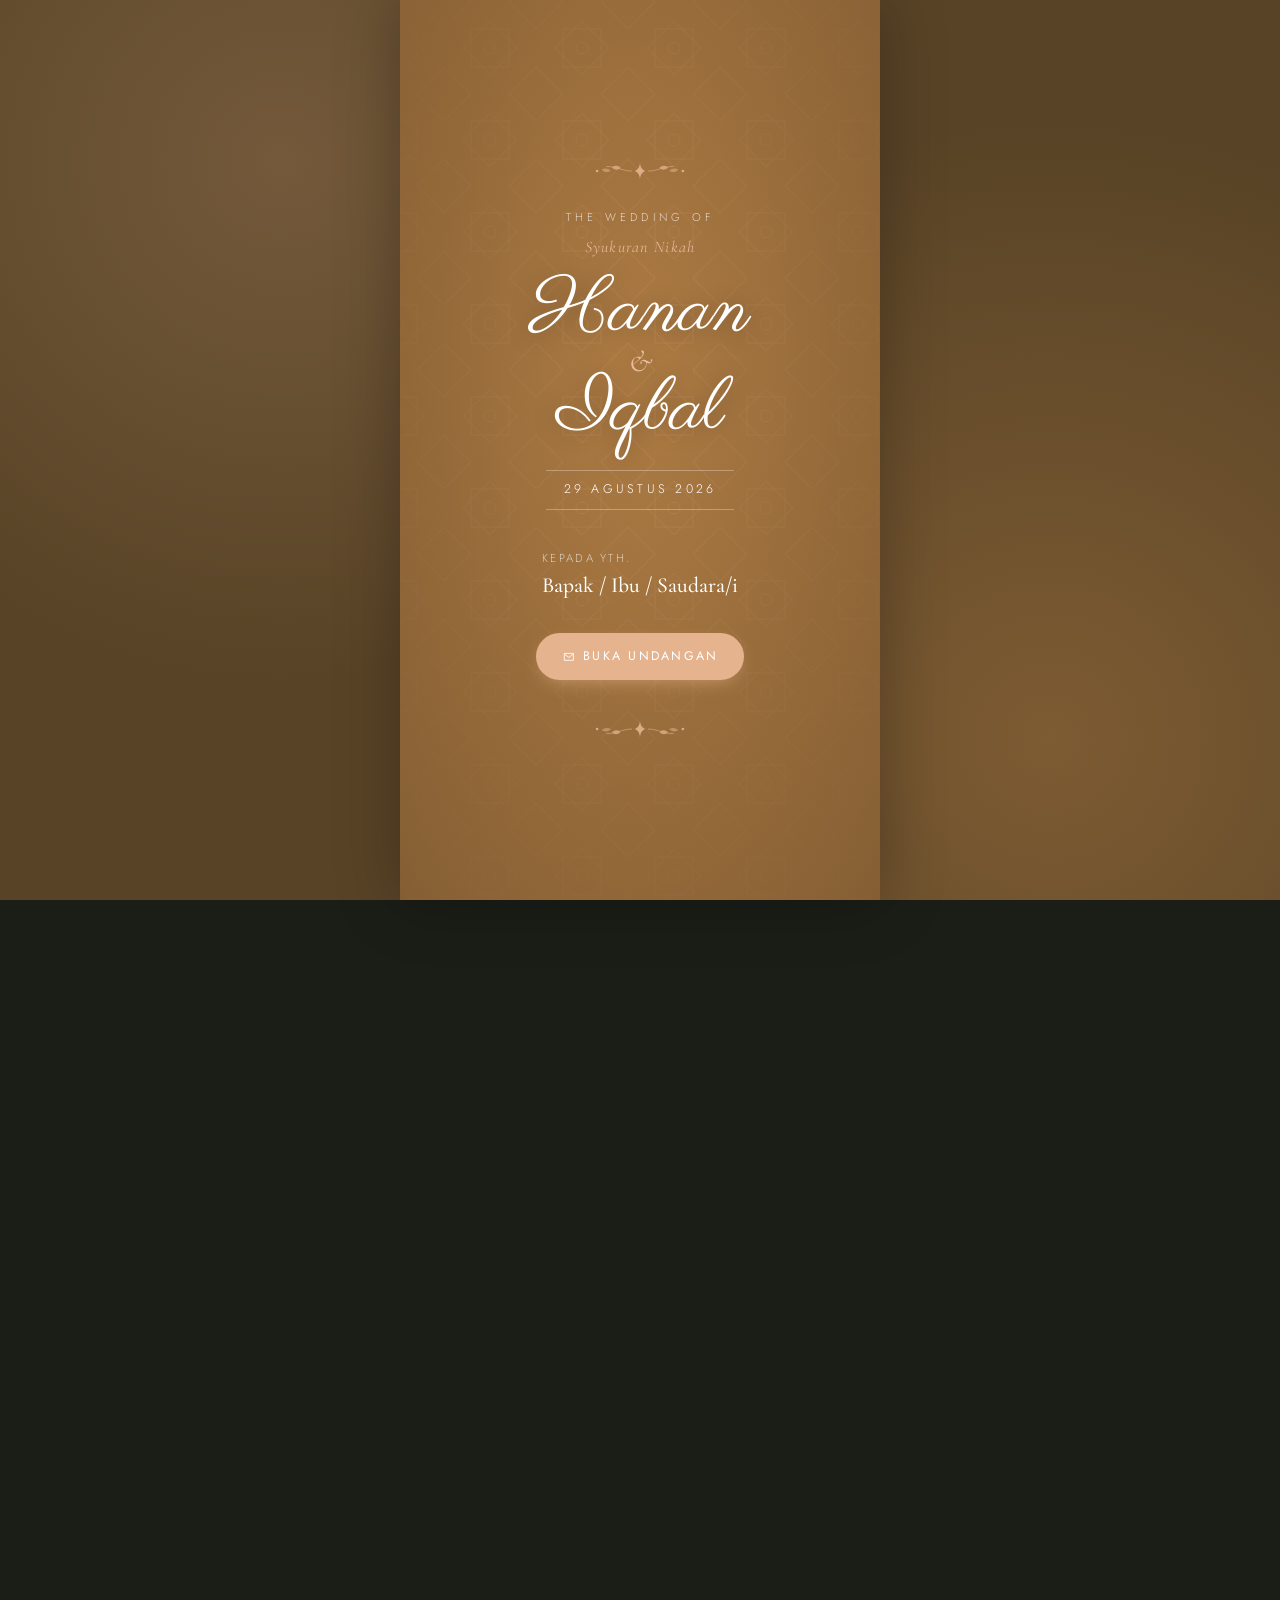
<file: index.html>
<!DOCTYPE html>
<html lang="id">
<head>
<meta charset="UTF-8">
<meta name="viewport" content="width=device-width, initial-scale=1, viewport-fit=cover">
<meta name="theme-color" content="#6B7F5E">
<meta name="robots" content="noindex, nofollow">

<!-- Judul & deskripsi diisi otomatis oleh app.js dari config.js -->
<title>Syukuran Nikah Hanan &amp; Iqbal</title>
<meta name="description" content="Merupakan suatu kehormatan bagi kami apabila Bapak/Ibu/Saudara/i berkenan hadir.">

<meta property="og:type" content="website">
<meta property="og:locale" content="id_ID">
<meta property="og:url" content="https://yusriliqbal27.github.io/undangan/">
<meta property="og:title" content="Syukuran Nikah Hanan &amp; Iqbal">
<meta property="og:description" content="Merupakan suatu kehormatan bagi kami apabila Bapak/Ibu/Saudara/i berkenan hadir.">
<meta property="og:image" content="https://yusriliqbal27.github.io/undangan/assets/img/preview.jpg">
<meta property="og:image:type" content="image/jpeg">
<meta property="og:image:width" content="1200">
<meta property="og:image:height" content="630">
<meta name="twitter:card" content="summary_large_image">
<meta name="twitter:image" content="https://yusriliqbal27.github.io/undangan/assets/img/preview.jpg">
<link rel="icon" href="assets/img/favicon.svg" type="image/svg+xml">

<link rel="preconnect" href="https://fonts.googleapis.com">
<link rel="preconnect" href="https://fonts.gstatic.com" crossorigin>
<link id="font-link" rel="stylesheet"
      href="https://fonts.googleapis.com/css2?family=Cormorant+Garamond:ital,wght@0,300..700;1,300..700&family=Jost:wght@300..600&family=Parisienne&family=Amiri:wght@400;700&display=swap">

<link rel="stylesheet" href="assets/css/style.css">
</head>

<body class="is-locked">

<!-- ══════════════════════════════════════════════════════════════════════
     COVER — layar pembuka
     ══════════════════════════════════════════════════════════════════════ -->
<section id="cover" class="cover">
  <div class="cover__bg" aria-hidden="true"></div>
  <div class="cover__veil" aria-hidden="true"></div>

  <div class="cover__inner">
    <div class="orn orn--top" data-ornament aria-hidden="true"></div>

    <p class="cover__eyebrow" data-bind="cover.eyebrow"></p>
    <p class="cover__type" data-bind="cover.eventType"></p>

    <h1 class="cover__names">
      <span data-bind="cover.nameA"></span>
      <span class="cover__amp">&amp;</span>
      <span data-bind="cover.nameB"></span>
    </h1>

    <p class="cover__date" data-bind="cover.dateText"></p>

    <div class="cover__guest">
      <p class="cover__guest-label" data-bind="cover.guestLabel"></p>
      <p class="cover__guest-name" id="guest-name"></p>
    </div>

    <button type="button" class="btn btn--solid cover__btn" id="open-invitation">
      <svg viewBox="0 0 24 24" class="ico" aria-hidden="true"><path d="M4 6h16v12H4z" fill="none" stroke="currentColor" stroke-width="1.5"/><path d="m4 7 8 6 8-6" fill="none" stroke="currentColor" stroke-width="1.5"/></svg>
      <span data-bind="cover.buttonText"></span>
    </button>

    <div class="orn orn--bottom" data-ornament aria-hidden="true"></div>
  </div>
</section>


<!-- ══════════════════════════════════════════════════════════════════════
     KONTEN UNDANGAN
     ══════════════════════════════════════════════════════════════════════ -->
<main id="content" class="content" aria-hidden="true">

  <!-- ── Pembuka ─────────────────────────────────────────────────────── -->
  <section class="sect sect--opening" data-section="opening">
    <div class="wrap wrap--narrow center">
      <p class="arabic arabic--lg reveal" data-bind="opening.bismillah"></p>
      <div class="divider reveal" aria-hidden="true"><span></span><i data-ornament-mini></i><span></span></div>
      <p class="arabic reveal" data-bind="opening.verseArabic"></p>
      <p class="quote reveal" data-bind="opening.verseTranslation"></p>
      <p class="quote__src reveal" data-bind="opening.verseSource"></p>
    </div>
  </section>

  <!-- ── Mempelai ────────────────────────────────────────────────────── -->
  <section class="sect sect--couple" data-section="couple">
    <div class="wrap wrap--narrow center">
      <p class="arabic reveal" data-bind="opening.salam"></p>
      <p class="lead reveal" data-bind="opening.intro"></p>
      <div class="couple" id="couple-list"></div>
    </div>
  </section>

  <!-- ── Acara ───────────────────────────────────────────────────────── -->
  <section class="sect sect--events" data-section="events">
    <div class="wrap">
      <header class="sect__head reveal">
        <div class="orn orn--head" data-ornament aria-hidden="true"></div>
        <h2 class="sect__title" data-bind="events.title"></h2>
        <p class="sect__sub" data-bind="events.subtitle"></p>
      </header>
      <div class="events" id="events-list"></div>
    </div>
  </section>

  <!-- ── Countdown ───────────────────────────────────────────────────── -->
  <section class="sect sect--countdown" data-section="countdown">
    <div class="wrap center">
      <h2 class="sect__title sect__title--sm reveal" data-bind="countdown.title"></h2>
      <div class="countdown reveal" id="countdown"></div>
    </div>
  </section>

  <!-- ── Adab ────────────────────────────────────────────────────────── -->
  <section class="sect sect--adab" data-section="adab">
    <div class="wrap wrap--narrow">
      <header class="sect__head reveal">
        <div class="orn orn--head" data-ornament aria-hidden="true"></div>
        <h2 class="sect__title" data-bind="adab.title"></h2>
        <p class="sect__sub" data-bind="adab.subtitle"></p>
      </header>
      <ol class="adab" id="adab-list"></ol>
    </div>
  </section>

  <!-- ── Kisah ───────────────────────────────────────────────────────── -->
  <section class="sect sect--story" data-section="story">
    <div class="wrap wrap--narrow">
      <header class="sect__head reveal">
        <div class="orn orn--head" data-ornament aria-hidden="true"></div>
        <h2 class="sect__title" data-bind="story.title"></h2>
        <p class="sect__sub" data-bind="story.subtitle"></p>
      </header>
      <div class="story" id="story-list"></div>
    </div>
  </section>

  <!-- ── Galeri ──────────────────────────────────────────────────────── -->
  <section class="sect sect--gallery" data-section="gallery">
    <div class="wrap">
      <header class="sect__head reveal">
        <div class="orn orn--head" data-ornament aria-hidden="true"></div>
        <h2 class="sect__title" data-bind="gallery.title"></h2>
        <p class="sect__sub" data-bind="gallery.subtitle"></p>
      </header>
      <div class="gallery" id="gallery-list"></div>
    </div>
  </section>

  <!-- ── Amplop digital ──────────────────────────────────────────────── -->
  <section class="sect sect--gift" data-section="gift">
    <div class="wrap wrap--narrow center">
      <header class="sect__head reveal">
        <div class="orn orn--head" data-ornament aria-hidden="true"></div>
        <h2 class="sect__title" data-bind="gift.title"></h2>
        <p class="sect__sub" data-bind="gift.subtitle"></p>
      </header>
      <button type="button" class="btn btn--outline reveal" id="gift-toggle" data-bind="gift.buttonText"></button>
      <div class="gift" id="gift-list" hidden></div>
    </div>
  </section>

  <!-- ── RSVP ────────────────────────────────────────────────────────── -->
  <section class="sect sect--rsvp" data-section="rsvp">
    <div class="wrap wrap--narrow">
      <header class="sect__head reveal">
        <div class="orn orn--head" data-ornament aria-hidden="true"></div>
        <h2 class="sect__title" data-bind="rsvp.title"></h2>
        <p class="sect__sub" data-bind="rsvp.subtitle"></p>
      </header>

      <form class="form reveal" id="rsvp-form" novalidate>
        <div class="field">
          <label for="f-name" data-bind="rsvp.labels.name"></label>
          <input type="text" id="f-name" name="name" required autocomplete="name">
        </div>

        <div class="field">
          <span class="field__label" data-bind="rsvp.labels.attendance"></span>
          <div class="choices" id="f-attend"></div>
        </div>

        <div class="field" id="f-count-wrap">
          <label for="f-count" data-bind="rsvp.labels.guestCount"></label>
          <select id="f-count" name="guests">
            <option value="1">1 orang</option>
            <option value="2">2 orang</option>
            <option value="3">3 orang</option>
            <option value="4">4 orang</option>
            <option value="5">5 orang</option>
          </select>
        </div>

        <div class="field">
          <label for="f-message" data-bind="rsvp.labels.message"></label>
          <textarea id="f-message" name="message" rows="4"></textarea>
        </div>

        <button type="submit" class="btn btn--solid btn--block" id="rsvp-submit"></button>
        <p class="form__note" id="rsvp-note" role="status" aria-live="polite"></p>
      </form>
    </div>
  </section>

  <!-- ── Ucapan ──────────────────────────────────────────────────────── -->
  <section class="sect sect--wishes" data-section="wishes">
    <div class="wrap wrap--narrow">
      <header class="sect__head reveal">
        <h2 class="sect__title sect__title--sm" data-bind="wishes.title"></h2>
      </header>
      <div class="wishes" id="wishes-list"></div>
      <button type="button" class="btn btn--ghost btn--block" id="wishes-more" hidden>Lihat lebih banyak</button>
    </div>
  </section>

  <!-- ── Penutup ─────────────────────────────────────────────────────── -->
  <section class="sect sect--closing" data-section="closing">
    <div class="wrap wrap--narrow center">
      <div class="orn orn--head reveal" data-ornament aria-hidden="true"></div>
      <p class="lead reveal" data-bind="closing.text"></p>
      <p class="arabic reveal" data-bind="closing.duaArabic"></p>
      <p class="quote reveal" data-bind="closing.duaTranslation"></p>
      <p class="arabic reveal" data-bind="closing.salam"></p>
      <p class="closing__thanks reveal" data-bind="closing.thanks"></p>
      <p class="closing__names reveal" id="closing-names"></p>
      <p class="closing__family reveal" data-bind="closing.familyLine"></p>
    </div>
  </section>

  <footer class="foot">
    <button type="button" class="btn btn--outline btn--sm" id="share-btn" hidden></button>
    <p class="foot__credit" id="foot-credit"></p>
  </footer>
</main>


<!-- ══════════════════════════════════════════════════════════════════════
     KONTROL MELAYANG
     ══════════════════════════════════════════════════════════════════════ -->
<button type="button" class="music-btn" id="music-btn" hidden aria-label="Putar / hentikan musik">
  <svg class="music-btn__ico" viewBox="0 0 24 24" aria-hidden="true">
    <path d="M9 18V5l10-2v13" fill="none" stroke="currentColor" stroke-width="1.6" stroke-linecap="round" stroke-linejoin="round"/>
    <circle cx="6.5" cy="18" r="2.5" fill="none" stroke="currentColor" stroke-width="1.6"/>
    <circle cx="16.5" cy="16" r="2.5" fill="none" stroke="currentColor" stroke-width="1.6"/>
  </svg>
</button>

<audio id="bgm" loop preload="none"></audio>

<div class="toast" id="toast" role="status" aria-live="polite"></div>

<script src="assets/js/config.js"></script>
<script src="assets/js/app.js"></script>
</body>
</html>
</file>
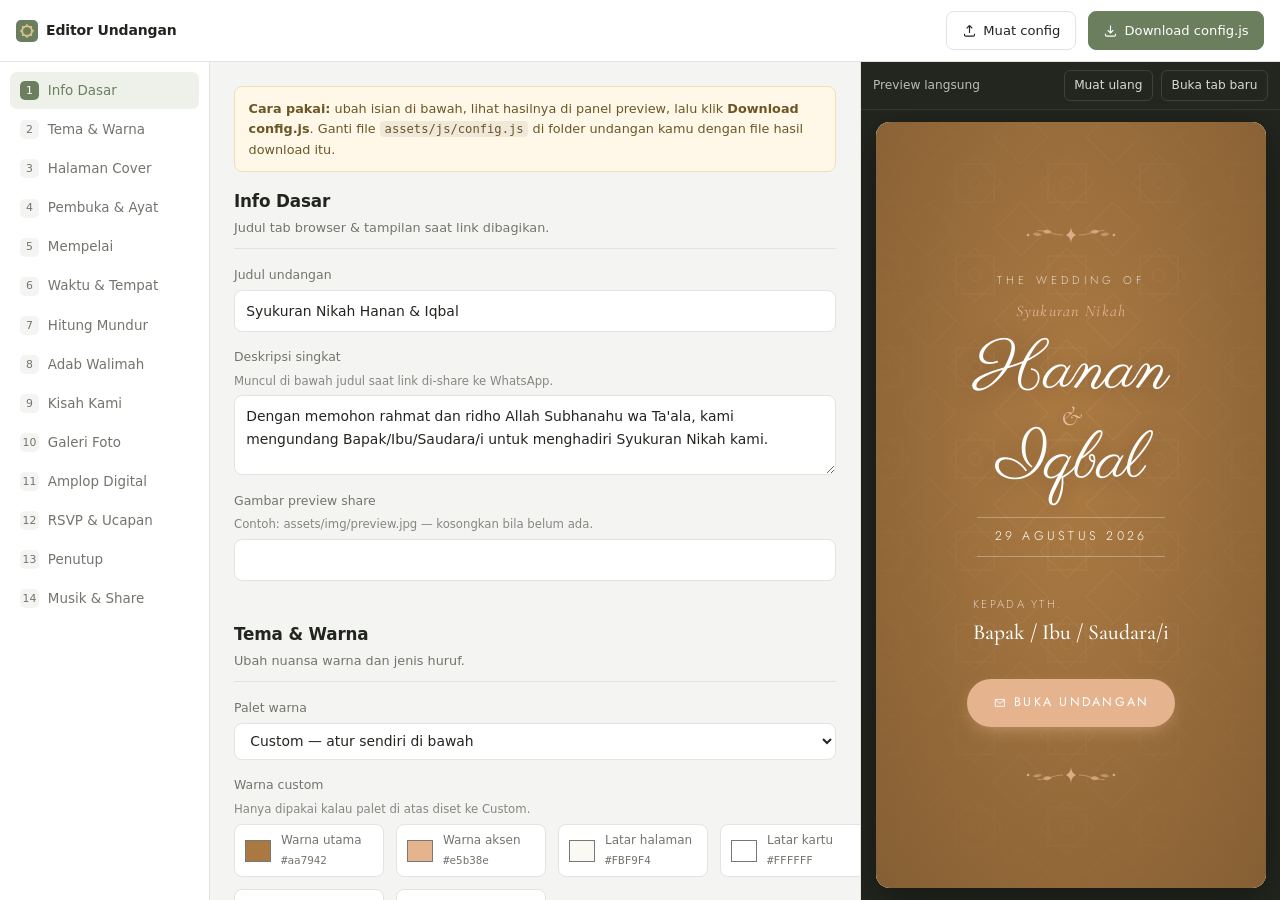
<file: editor.html>
<!DOCTYPE html>
<html lang="id">
<head>
<meta charset="UTF-8">
<meta name="viewport" content="width=device-width, initial-scale=1">
<title>Editor Undangan</title>
<link rel="icon" href="assets/img/favicon.svg" type="image/svg+xml">
<style>
  *,*::before,*::after{box-sizing:border-box}
  *{margin:0}
  :root{
    --bg:#F4F5F3; --panel:#fff; --line:#E2E4E0; --text:#22251F; --muted:#71766C;
    --accent:#6B7F5E; --accent-soft:#EDF1EA; --warn:#B4622F; --radius:10px;
  }
  body{
    font:400 14px/1.6 ui-sans-serif,system-ui,-apple-system,"Segoe UI",sans-serif;
    background:var(--bg);color:var(--text);height:100dvh;display:flex;flex-direction:column;overflow:hidden;
  }
  button,input,select,textarea{font:inherit;color:inherit}
  button{cursor:pointer;background:none;border:0}
  [hidden]{display:none!important}

  /* ── Topbar ─────────────────────────────────────────────── */
  .top{
    display:flex;align-items:center;gap:.75rem;flex-wrap:wrap;
    padding:.7rem 1rem;background:var(--panel);border-bottom:1px solid var(--line);flex:none;
  }
  .top__brand{font-weight:600;letter-spacing:-.01em;display:flex;align-items:center;gap:.5rem}
  .top__brand svg{width:22px;height:22px}
  .top__spacer{flex:1}
  .btn{
    display:inline-flex;align-items:center;gap:.4rem;padding:.5rem .9rem;border-radius:8px;
    font-size:.82rem;font-weight:500;border:1px solid var(--line);background:var(--panel);
    transition:background-color .15s,border-color .15s,transform .1s;white-space:nowrap;
  }
  .btn:hover{border-color:#C9CDC5;background:#FAFBF9}
  .btn:active{transform:scale(.98)}
  .btn--primary{background:var(--accent);border-color:var(--accent);color:#fff}
  .btn--primary:hover{background:#5C6E51;border-color:#5C6E51}
  .btn svg{width:15px;height:15px;flex:none}

  /* ── Layout ─────────────────────────────────────────────── */
  .main{flex:1;display:grid;grid-template-columns:minmax(0,1fr) 420px;min-height:0}
  @media (max-width:1000px){
    .main{grid-template-columns:1fr}
    .preview{display:none}
    .main.show-preview .form-pane{display:none}
    .main.show-preview .preview{display:flex}
  }

  .form-pane{display:grid;grid-template-columns:210px minmax(0,1fr);min-height:0}
  @media (max-width:700px){ .form-pane{grid-template-columns:1fr} .nav{display:none} }

  /* ── Nav ────────────────────────────────────────────────── */
  .nav{
    border-right:1px solid var(--line);background:var(--panel);
    overflow-y:auto;padding:.6rem;display:flex;flex-direction:column;gap:.1rem;
  }
  .nav button{
    display:flex;align-items:center;gap:.55rem;width:100%;text-align:left;
    padding:.5rem .65rem;border-radius:7px;font-size:.84rem;color:var(--muted);
  }
  .nav button:hover{background:var(--bg)}
  .nav button.is-active{background:var(--accent-soft);color:var(--accent);font-weight:500}
  .nav__n{
    font-size:.68rem;width:19px;height:19px;flex:none;display:grid;place-items:center;
    border-radius:5px;background:var(--bg);color:var(--muted);font-variant-numeric:tabular-nums;
  }
  .nav button.is-active .nav__n{background:var(--accent);color:#fff}

  /* ── Form ───────────────────────────────────────────────── */
  .pane{overflow-y:auto;padding:1.5rem 1.5rem 5rem;scroll-behavior:smooth}
  .group{margin-bottom:2.5rem;scroll-margin-top:1rem}
  .group__head{margin-bottom:1rem;padding-bottom:.6rem;border-bottom:1px solid var(--line)}
  .group__title{font-size:1.05rem;font-weight:600;letter-spacing:-.01em}
  .group__hint{font-size:.8rem;color:var(--muted);margin-top:.2rem}

  .row{display:grid;gap:.3rem;margin-bottom:.95rem;max-width:640px}
  .row label{font-size:.78rem;font-weight:500;color:var(--muted)}
  .row .hint{font-size:.73rem;color:var(--muted);opacity:.85}
  .row input[type=text],.row input[type=url],.row input[type=number],
  .row input[type=datetime-local],.row select,.row textarea{
    width:100%;padding:.55rem .7rem;background:var(--panel);
    border:1px solid var(--line);border-radius:8px;font-size:.87rem;
  }
  .row textarea{resize:vertical;min-height:5rem;line-height:1.65}
  .row :is(input,select,textarea):focus{
    outline:none;border-color:var(--accent);box-shadow:0 0 0 3px rgb(107 127 94 / .14);
  }
  .row--rtl textarea,.row--rtl input{direction:rtl;text-align:right;font-size:1.05rem;line-height:2}

  .switch{display:flex;align-items:center;gap:.6rem;cursor:pointer;max-width:640px;margin-bottom:.95rem}
  .switch input{appearance:none;width:38px;height:22px;border-radius:999px;background:#D3D6D0;position:relative;transition:background-color .2s;flex:none;margin:0}
  .switch input::after{content:"";position:absolute;top:2px;left:2px;width:18px;height:18px;border-radius:50%;background:#fff;transition:transform .2s;box-shadow:0 1px 3px rgb(0 0 0/.2)}
  .switch input:checked{background:var(--accent)}
  .switch input:checked::after{transform:translateX(16px)}
  .switch span{font-size:.86rem;font-weight:500}

  .colors{display:grid;grid-template-columns:repeat(auto-fill,minmax(150px,1fr));gap:.75rem;max-width:640px}
  .color{display:flex;align-items:center;gap:.5rem;padding:.4rem .5rem;border:1px solid var(--line);border-radius:8px;background:var(--panel)}
  .color input[type=color]{width:30px;height:30px;padding:0;border:0;border-radius:6px;background:none;flex:none;cursor:pointer}
  .color div{min-width:0}
  .color b{display:block;font-size:.75rem;font-weight:500}
  .color small{font-size:.68rem;color:var(--muted);font-family:ui-monospace,monospace}

  /* ── List editor ────────────────────────────────────────── */
  .items{display:grid;gap:.6rem;max-width:640px;margin-bottom:.6rem}
  .item{border:1px solid var(--line);border-radius:var(--radius);background:var(--panel);padding:.85rem}
  .item__bar{display:flex;align-items:center;gap:.4rem;margin-bottom:.6rem}
  .item__n{font-size:.72rem;font-weight:600;color:var(--accent);background:var(--accent-soft);padding:.15rem .5rem;border-radius:5px}
  .item__bar .sp{flex:1}
  .icobtn{width:26px;height:26px;display:grid;place-items:center;border-radius:6px;color:var(--muted)}
  .icobtn:hover{background:var(--bg);color:var(--text)}
  .icobtn--del:hover{background:#FBEEEA;color:var(--warn)}
  .icobtn svg{width:15px;height:15px}
  .item .row{margin-bottom:.6rem}
  .item .row:last-child{margin-bottom:0}
  .item--simple{display:flex;gap:.5rem;align-items:flex-start;padding:.5rem}
  .item--simple textarea{min-height:3.4rem}

  /* ── Preview ────────────────────────────────────────────── */
  .preview{background:#23261F;display:flex;flex-direction:column;border-left:1px solid var(--line);min-height:0}
  .preview__bar{display:flex;align-items:center;gap:.5rem;padding:.5rem .75rem;color:#B9BEB2;font-size:.76rem;border-bottom:1px solid #33372D}
  .preview__bar .sp{flex:1}
  .preview__bar button{color:#D6DACE;font-size:.76rem;padding:.3rem .6rem;border-radius:6px;border:1px solid #3D4237}
  .preview__bar button:hover{background:#2E322A}
  .preview__frame{flex:1;min-height:0;display:grid;place-items:center;padding:.75rem;overflow:hidden}
  .preview iframe{width:100%;max-width:390px;height:100%;border:0;border-radius:14px;background:#fff;box-shadow:0 10px 40px rgb(0 0 0/.4)}

  /* ── Toast ──────────────────────────────────────────────── */
  .toast{
    position:fixed;bottom:1.25rem;left:50%;transform:translate(-50%,150%);
    background:#22251F;color:#fff;padding:.6rem 1.1rem;border-radius:999px;font-size:.82rem;
    opacity:0;visibility:hidden;pointer-events:none;
    transition:transform .35s cubic-bezier(.22,.68,.32,1),opacity .25s,visibility .25s;
    z-index:50;box-shadow:0 8px 30px rgb(0 0 0/.25);
  }
  .toast.on{transform:translate(-50%,0);opacity:1;visibility:visible}

  .note{
    background:#FFF8E8;border:1px solid #EFDFB4;color:#6B5626;
    padding:.7rem .85rem;border-radius:8px;font-size:.8rem;max-width:640px;margin-bottom:1rem;line-height:1.6;
  }
  .note code{background:rgb(0 0 0/.06);padding:.05rem .3rem;border-radius:4px;font-size:.95em}
</style>
</head>
<body>

<header class="top">
  <div class="top__brand">
    <svg viewBox="0 0 64 64" aria-hidden="true">
      <rect width="64" height="64" rx="14" fill="#6B7F5E"/>
      <g fill="none" stroke="#D9C08A" stroke-width="3.5" stroke-linejoin="round">
        <rect x="19" y="19" width="26" height="26"/>
        <rect x="19" y="19" width="26" height="26" transform="rotate(45 32 32)"/>
      </g>
    </svg>
    Editor Undangan
  </div>
  <div class="top__spacer"></div>
  <button class="btn" id="btn-preview-toggle" hidden>Preview</button>
  <button class="btn" id="btn-load">
    <svg viewBox="0 0 24 24" fill="none" stroke="currentColor" stroke-width="1.8"><path d="M12 16V4m0 0L7.5 8.5M12 4l4.5 4.5M4 17v2a2 2 0 0 0 2 2h12a2 2 0 0 0 2-2v-2"/></svg>
    Muat config
  </button>
  <button class="btn btn--primary" id="btn-save">
    <svg viewBox="0 0 24 24" fill="none" stroke="currentColor" stroke-width="1.8"><path d="M12 4v12m0 0 4.5-4.5M12 16l-4.5-4.5M4 17v2a2 2 0 0 0 2 2h12a2 2 0 0 0 2-2v-2"/></svg>
    Download config.js
  </button>
  <input type="file" id="file-input" accept=".js,.json,text/javascript" hidden>
</header>

<div class="main" id="main">
  <div class="form-pane">
    <nav class="nav" id="nav"></nav>
    <div class="pane" id="pane"></div>
  </div>

  <aside class="preview">
    <div class="preview__bar">
      <span>Preview langsung</span>
      <span class="sp"></span>
      <button id="btn-refresh">Muat ulang</button>
      <button id="btn-open">Buka tab baru</button>
    </div>
    <div class="preview__frame"><iframe id="frame" title="Preview undangan"></iframe></div>
  </aside>
</div>

<div class="toast" id="toast"></div>

<script src="assets/js/config.js"></script>
<script>
(function () {
  "use strict";

  const $ = (s, r = document) => r.querySelector(s);
  const clone = (o) => JSON.parse(JSON.stringify(o));

  // Salinan kerja — semua perubahan disimpan di sini
  let data = clone(window.CONFIG || {});

  /* ══════════════════════════════════════════════════════════
     SKEMA FORM — mendefinisikan setiap field yang bisa diubah
     ══════════════════════════════════════════════════════════ */
  const T = {
    text: "text", area: "area", rtl: "rtl", num: "num", bool: "bool",
    color: "colors", sel: "sel", strlist: "strlist", objlist: "objlist",
  };

  const SCHEMA = [
    { key: "meta", icon: "1", title: "Info Dasar", hint: "Judul tab browser & tampilan saat link dibagikan.", fields: [
      { p: "meta.title", l: "Judul undangan", t: T.text },
      { p: "meta.description", l: "Deskripsi singkat", t: T.area, h: "Muncul di bawah judul saat link di-share ke WhatsApp." },
      { p: "meta.ogImage", l: "Gambar preview share", t: T.text, h: "Contoh: assets/img/preview.jpg — kosongkan bila belum ada." },
    ]},

    { key: "theme", icon: "2", title: "Tema & Warna", hint: "Ubah nuansa warna dan jenis huruf.", fields: [
      { p: "theme.preset", l: "Palet warna", t: T.sel, o: [
        ["sage", "Sage — hijau lembut"], ["rose", "Rose — merah muda hangat"],
        ["navy", "Navy — biru tua elegan"], ["terracotta", "Terracotta — cokelat bata"],
        ["custom", "Custom — atur sendiri di bawah"]]},
      { p: "theme.colors", l: "Warna custom", t: T.color, h: "Hanya dipakai kalau palet di atas diset ke Custom." },
      { p: "theme.ornament", l: "Motif ornamen", t: T.sel, o: [
        ["geometric", "Geometris islami"], ["floral", "Floral / dedaunan"], ["minimal", "Minimalis"]]},
      { p: "theme.fontDisplay", l: "Font judul", t: T.text, h: "Nama font dari fonts.google.com" },
      { p: "theme.fontScript", l: "Font nama mempelai", t: T.text },
      { p: "theme.fontBody", l: "Font paragraf", t: T.text },
      { p: "theme.fontArabic", l: "Font teks Arab", t: T.text },
    ]},

    { key: "cover", icon: "3", title: "Halaman Cover", hint: "Layar pertama sebelum undangan dibuka.", fields: [
      { p: "cover.eyebrow", l: "Tulisan kecil paling atas", t: T.text },
      { p: "cover.eventType", l: "Jenis acara", t: T.text },
      { p: "cover.groomShort", l: "Nama panggilan mempelai pria", t: T.text },
      { p: "cover.brideShort", l: "Nama panggilan mempelai wanita", t: T.text },
      { p: "cover.nameOrder", l: "Urutan nama di cover", t: T.sel, o: [
        ["bride-first", "Wanita dulu"], ["groom-first", "Pria dulu"]]},
      { p: "cover.dateText", l: "Tanggal di cover", t: T.text, h: "Ditulis bebas, contoh: 23 Agustus 2026" },
      { p: "cover.guestLabel", l: "Label sebelum nama tamu", t: T.text },
      { p: "cover.guestDefault", l: "Nama tamu default", t: T.text, h: "Dipakai kalau link dibuka tanpa ?to=" },
      { p: "cover.buttonText", l: "Tulisan tombol buka", t: T.text },
    ]},

    { key: "opening", icon: "4", title: "Pembuka & Ayat", fields: [
      { p: "opening.enabled", l: "Tampilkan bagian pembuka", t: T.bool },
      { p: "opening.bismillah", l: "Bismillah", t: T.rtl },
      { p: "opening.verseArabic", l: "Ayat (Arab)", t: T.rtl },
      { p: "opening.verseTranslation", l: "Terjemahan", t: T.area },
      { p: "opening.verseSource", l: "Sumber ayat", t: T.text },
      { p: "opening.salam", l: "Salam pembuka (Arab)", t: T.rtl },
      { p: "opening.intro", l: "Kalimat pengantar", t: T.area },
    ]},

    { key: "couple", icon: "5", title: "Mempelai", fields: [
      { p: "couple.showPhotos", l: "Tampilkan foto mempelai", t: T.bool, h: "Biarkan mati bila mengikuti adab syar'i." },
      { p: "couple.order", l: "Urutan tampil", t: T.sel, o: [["groom-first", "Pria dulu"], ["bride-first", "Wanita dulu"]]},
      { sub: "Mempelai Pria" },
      { p: "couple.groom.label", l: "Label", t: T.text },
      { p: "couple.groom.fullName", l: "Nama lengkap", t: T.text },
      { p: "couple.groom.childOrder", l: "Keterangan anak", t: T.text, h: 'Contoh: "Putra pertama dari"' },
      { p: "couple.groom.fatherName", l: "Nama ayah", t: T.text },
      { p: "couple.groom.motherName", l: "Nama ibu", t: T.text },
      { p: "couple.groom.instagram", l: "Instagram", t: T.text, h: "Tanpa @. Kosongkan bila tidak dipakai." },
      { p: "couple.groom.photo", l: "Foto", t: T.text, h: "Contoh: assets/img/pria.jpg" },
      { sub: "Mempelai Wanita" },
      { p: "couple.bride.label", l: "Label", t: T.text },
      { p: "couple.bride.fullName", l: "Nama lengkap", t: T.text },
      { p: "couple.bride.childOrder", l: "Keterangan anak", t: T.text },
      { p: "couple.bride.fatherName", l: "Nama ayah", t: T.text },
      { p: "couple.bride.motherName", l: "Nama ibu", t: T.text },
      { p: "couple.bride.instagram", l: "Instagram", t: T.text },
      { p: "couple.bride.photo", l: "Foto", t: T.text },
    ]},

    { key: "events", icon: "6", title: "Waktu & Tempat", hint: "Tambah acara sebanyak yang diperlukan.", fields: [
      { p: "events.enabled", l: "Tampilkan bagian acara", t: T.bool },
      { p: "events.title", l: "Judul bagian", t: T.text },
      { p: "events.subtitle", l: "Subjudul", t: T.area },
      { p: "events.list", l: "Daftar acara", t: T.objlist, add: "Tambah acara", sub: [
        { p: "name", l: "Nama acara", t: T.text },
        { p: "date", l: "Tanggal", t: T.text, h: "Format wajib: 2026-08-23" },
        { p: "timeStart", l: "Jam mulai", t: T.text, h: "Format: 08:00" },
        { p: "timeEnd", l: "Jam selesai", t: T.text },
        { p: "timezone", l: "Zona waktu", t: T.text, h: "WIB / WITA / WIT" },
        { p: "venueName", l: "Nama tempat", t: T.text },
        { p: "venueAddress", l: "Alamat lengkap", t: T.area },
        { p: "mapsUrl", l: "Link Google Maps", t: T.text },
        { p: "note", l: "Catatan tambahan", t: T.area },
      ]},
      { p: "events.calendarButton", l: "Tampilkan tombol simpan kalender", t: T.bool },
      { p: "events.calendarButtonText", l: "Tulisan tombol kalender", t: T.text },
      { p: "events.mapsButtonText", l: "Tulisan tombol lokasi", t: T.text },
    ]},

    { key: "countdown", icon: "7", title: "Hitung Mundur", fields: [
      { p: "countdown.enabled", l: "Tampilkan hitung mundur", t: T.bool },
      { p: "countdown.title", l: "Judul", t: T.text },
      { p: "countdown.target", l: "Waktu acara", t: T.text, h: "Format wajib: 2026-08-23T08:00:00" },
      { p: "countdown.utcOffset", l: "Zona waktu", t: T.sel, o: [
        ["+07:00", "WIB (+07:00)"], ["+08:00", "WITA (+08:00)"], ["+09:00", "WIT (+09:00)"]]},
      { p: "countdown.finishedText", l: "Teks setelah acara lewat", t: T.text },
    ]},

    { key: "adab", icon: "8", title: "Adab Walimah", fields: [
      { p: "adab.enabled", l: "Tampilkan bagian adab", t: T.bool },
      { p: "adab.title", l: "Judul", t: T.text },
      { p: "adab.subtitle", l: "Subjudul", t: T.area },
      { p: "adab.items", l: "Daftar poin", t: T.strlist, add: "Tambah poin" },
    ]},

    { key: "story", icon: "9", title: "Kisah Kami", fields: [
      { p: "story.enabled", l: "Tampilkan bagian kisah", t: T.bool },
      { p: "story.title", l: "Judul", t: T.text },
      { p: "story.subtitle", l: "Subjudul", t: T.area },
      { p: "story.items", l: "Daftar cerita", t: T.objlist, add: "Tambah cerita", sub: [
        { p: "date", l: "Waktu / label", t: T.text },
        { p: "title", l: "Judul", t: T.text },
        { p: "text", l: "Cerita", t: T.area },
      ]},
    ]},

    { key: "gallery", icon: "10", title: "Galeri Foto", fields: [
      { p: "gallery.enabled", l: "Tampilkan galeri", t: T.bool },
      { p: "gallery.title", l: "Judul", t: T.text },
      { p: "gallery.subtitle", l: "Subjudul", t: T.area },
      { p: "gallery.images", l: "Daftar foto", t: T.strlist, add: "Tambah foto",
        h: "Taruh file di folder assets/img/ lalu tulis: assets/img/foto-1.jpg" },
    ]},

    { key: "gift", icon: "11", title: "Amplop Digital", fields: [
      { p: "gift.enabled", l: "Tampilkan amplop digital", t: T.bool },
      { p: "gift.title", l: "Judul", t: T.text },
      { p: "gift.subtitle", l: "Subjudul", t: T.area },
      { p: "gift.buttonText", l: "Tulisan tombol", t: T.text },
      { p: "gift.accounts", l: "Rekening", t: T.objlist, add: "Tambah rekening", sub: [
        { p: "bank", l: "Nama bank / e-wallet", t: T.text },
        { p: "number", l: "Nomor rekening", t: T.text },
        { p: "holder", l: "Atas nama", t: T.text },
        { p: "logo", l: "Logo bank", t: T.text, h: "Opsional, contoh: assets/img/bca.png" },
      ]},
      { sub: "Kirim Kado Fisik" },
      { p: "gift.address.enabled", l: "Tampilkan alamat kirim kado", t: T.bool },
      { p: "gift.address.name", l: "Nama penerima", t: T.text },
      { p: "gift.address.detail", l: "Alamat lengkap", t: T.area },
    ]},

    { key: "rsvp", icon: "12", title: "RSVP & Ucapan", fields: [
      { p: "rsvp.enabled", l: "Tampilkan form RSVP", t: T.bool },
      { p: "rsvp.title", l: "Judul", t: T.text },
      { p: "rsvp.subtitle", l: "Subjudul", t: T.area },
      { p: "rsvp.endpoint", l: "Link Google Apps Script", t: T.text,
        h: "Cara membuatnya ada di README.md. Kalau dikosongkan, form akan diarahkan ke WhatsApp." },
      { p: "rsvp.whatsappFallback", l: "Nomor WhatsApp cadangan", t: T.text, h: "Format: 628123456789" },
      { p: "rsvp.showGuestCount", l: "Tanyakan jumlah tamu", t: T.bool },
      { sub: "Tulisan pada Form" },
      { p: "rsvp.labels.optionYes", l: "Pilihan hadir", t: T.text },
      { p: "rsvp.labels.optionNo", l: "Pilihan tidak hadir", t: T.text },
      { p: "rsvp.labels.submit", l: "Tulisan tombol kirim", t: T.text },
      { p: "rsvp.labels.success", l: "Pesan setelah berhasil", t: T.area },
      { sub: "Daftar Ucapan" },
      { p: "wishes.enabled", l: "Tampilkan daftar ucapan", t: T.bool },
      { p: "wishes.title", l: "Judul", t: T.text },
      { p: "wishes.perPage", l: "Jumlah ucapan per halaman", t: T.num },
    ]},

    { key: "closing", icon: "13", title: "Penutup", fields: [
      { p: "closing.enabled", l: "Tampilkan bagian penutup", t: T.bool },
      { p: "closing.text", l: "Kalimat penutup", t: T.area },
      { p: "closing.duaArabic", l: "Doa (Arab)", t: T.rtl },
      { p: "closing.duaTranslation", l: "Terjemahan doa", t: T.area },
      { p: "closing.salam", l: "Salam penutup (Arab)", t: T.rtl },
      { p: "closing.thanks", l: "Kalimat sebelum nama", t: T.text },
      { p: "closing.familyLine", l: "Baris keluarga", t: T.text },
    ]},

    { key: "music", icon: "14", title: "Musik & Share", fields: [
      { p: "music.enabled", l: "Nyalakan musik latar", t: T.bool },
      { p: "music.url", l: "File musik", t: T.text, h: "Taruh .mp3 di assets/audio/ lalu tulis: assets/audio/backsound.mp3" },
      { sub: "Tombol Bagikan" },
      { p: "footer.shareButton", l: "Tampilkan tombol bagikan", t: T.bool },
      { p: "footer.shareButtonText", l: "Tulisan tombol", t: T.text },
      { p: "footer.shareTemplate", l: "Template pesan WhatsApp", t: T.area, h: "Tulis {link} di tempat link undangan akan disisipkan." },
      { p: "footer.credit", l: "Tulisan footer", t: T.text },
      { p: "footer.creditName", l: "Nama pembuat", t: T.text },
      { p: "footer.creditUrl", l: "Link pembuat", t: T.text },
    ]},
  ];


  /* ══════════════════════════════════════════════════════════
     AKSES NILAI BERSARANG
     ══════════════════════════════════════════════════════════ */
  const getVal = (obj, path) =>
    path.split(".").reduce((o, k) => (o && o[k] !== undefined ? o[k] : undefined), obj);

  function setVal(obj, path, val) {
    const keys = path.split(".");
    const last = keys.pop();
    let cur = obj;
    for (const k of keys) {
      if (typeof cur[k] !== "object" || cur[k] === null) cur[k] = {};
      cur = cur[k];
    }
    cur[last] = val;
  }

  const ICONS = {
    up: '<svg viewBox="0 0 24 24" fill="none" stroke="currentColor" stroke-width="2"><path d="m6 14 6-6 6 6"/></svg>',
    down: '<svg viewBox="0 0 24 24" fill="none" stroke="currentColor" stroke-width="2"><path d="m6 10 6 6 6-6"/></svg>',
    del: '<svg viewBox="0 0 24 24" fill="none" stroke="currentColor" stroke-width="1.8"><path d="M4 7h16M9 7V5h6v2M6 7l1 13h10l1-13"/></svg>',
    plus: '<svg viewBox="0 0 24 24" fill="none" stroke="currentColor" stroke-width="2"><path d="M12 5v14M5 12h14"/></svg>',
  };

  const esc = (s) => String(s ?? "").replace(/[&<>"]/g, (c) =>
    ({ "&": "&amp;", "<": "&lt;", ">": "&gt;", '"': "&quot;" }[c]));


  /* ══════════════════════════════════════════════════════════
     RENDER FORM
     ══════════════════════════════════════════════════════════ */
  let dirty = false;
  function touched() {
    dirty = true;
    clearTimeout(touched._t);
    touched._t = setTimeout(refreshPreview, 700);
  }

  function fieldEl(f, scope, onChange) {
    // Sub-heading
    if (f.sub && !f.p) {
      const h = document.createElement("p");
      h.style.cssText = "font-size:.8rem;font-weight:600;margin:1.5rem 0 .75rem;color:var(--accent);letter-spacing:.02em";
      h.textContent = f.sub;
      return h;
    }

    const val = getVal(scope, f.p);
    const wrap = document.createElement("div");

    /* — Saklar on/off — */
    if (f.t === T.bool) {
      wrap.className = "switch";
      wrap.innerHTML = `<input type="checkbox"${val !== false ? " checked" : ""}><span>${esc(f.l)}</span>`;
      if (f.h) {
        const hint = document.createElement("span");
        hint.className = "hint";
        hint.style.cssText = "font-weight:400;color:var(--muted)";
        hint.textContent = "— " + f.h;
        wrap.appendChild(hint);
      }
      wrap.querySelector("input").addEventListener("change", (e) => {
        setVal(scope, f.p, e.target.checked);
        onChange();
      });
      return wrap;
    }

    /* — Warna custom — */
    if (f.t === T.color) {
      wrap.className = "row";
      const NAMES = { primary: "Warna utama", secondary: "Warna aksen", bg: "Latar halaman",
                      surface: "Latar kartu", text: "Tulisan utama", muted: "Tulisan sekunder" };
      wrap.innerHTML = `<label>${esc(f.l)}</label>${f.h ? `<span class="hint">${esc(f.h)}</span>` : ""}
        <div class="colors">${Object.entries(NAMES).map(([k, n]) => {
          const c = (val && val[k]) || "#000000";
          return `<label class="color"><input type="color" value="${esc(c)}" data-ck="${k}">
            <div><b>${esc(n)}</b><small>${esc(c)}</small></div></label>`;
        }).join("")}</div>`;
      wrap.querySelectorAll("input[type=color]").forEach((inp) => {
        inp.addEventListener("input", (e) => {
          setVal(scope, f.p + "." + e.target.dataset.ck, e.target.value);
          e.target.parentElement.querySelector("small").textContent = e.target.value;
          onChange();
        });
      });
      return wrap;
    }

    /* — Daftar teks sederhana — */
    if (f.t === T.strlist) {
      wrap.className = "row";
      wrap.innerHTML = `<label>${esc(f.l)}</label>${f.h ? `<span class="hint">${esc(f.h)}</span>` : ""}`;
      const box = document.createElement("div");
      box.className = "items";
      wrap.appendChild(box);

      const draw = () => {
        const arr = getVal(scope, f.p) || [];
        box.innerHTML = "";
        arr.forEach((txt, i) => {
          const it = document.createElement("div");
          it.className = "item item--simple";
          it.innerHTML = `<span class="item__n">${i + 1}</span>
            <textarea style="flex:1">${esc(txt)}</textarea>
            <button class="icobtn" data-a="up" title="Naik">${ICONS.up}</button>
            <button class="icobtn" data-a="down" title="Turun">${ICONS.down}</button>
            <button class="icobtn icobtn--del" data-a="del" title="Hapus">${ICONS.del}</button>`;
          it.querySelector("textarea").addEventListener("input", (e) => { arr[i] = e.target.value; onChange(); });
          it.querySelectorAll("[data-a]").forEach((b) => b.addEventListener("click", () => {
            const a = b.dataset.a;
            if (a === "del") arr.splice(i, 1);
            if (a === "up" && i > 0) arr.splice(i - 1, 0, arr.splice(i, 1)[0]);
            if (a === "down" && i < arr.length - 1) arr.splice(i + 1, 0, arr.splice(i, 1)[0]);
            draw(); onChange();
          }));
          box.appendChild(it);
        });
      };
      draw();

      const add = document.createElement("button");
      add.className = "btn";
      add.innerHTML = ICONS.plus + esc(f.add || "Tambah");
      add.addEventListener("click", () => {
        if (!Array.isArray(getVal(scope, f.p))) setVal(scope, f.p, []);
        getVal(scope, f.p).push("");
        draw(); onChange();
      });
      wrap.appendChild(add);
      return wrap;
    }

    /* — Daftar objek (acara, cerita, rekening) — */
    if (f.t === T.objlist) {
      wrap.className = "row";
      wrap.innerHTML = `<label>${esc(f.l)}</label>${f.h ? `<span class="hint">${esc(f.h)}</span>` : ""}`;
      const box = document.createElement("div");
      box.className = "items";
      wrap.appendChild(box);

      const draw = () => {
        const arr = getVal(scope, f.p) || [];
        box.innerHTML = "";
        arr.forEach((obj, i) => {
          const it = document.createElement("div");
          it.className = "item";
          const bar = document.createElement("div");
          bar.className = "item__bar";
          bar.innerHTML = `<span class="item__n">${esc(f.l)} ${i + 1}</span><span class="sp"></span>
            <button class="icobtn" data-a="up">${ICONS.up}</button>
            <button class="icobtn" data-a="down">${ICONS.down}</button>
            <button class="icobtn icobtn--del" data-a="del">${ICONS.del}</button>`;
          bar.querySelectorAll("[data-a]").forEach((b) => b.addEventListener("click", () => {
            const a = b.dataset.a;
            if (a === "del") arr.splice(i, 1);
            if (a === "up" && i > 0) arr.splice(i - 1, 0, arr.splice(i, 1)[0]);
            if (a === "down" && i < arr.length - 1) arr.splice(i + 1, 0, arr.splice(i, 1)[0]);
            draw(); onChange();
          }));
          it.appendChild(bar);
          f.sub.forEach((sf) => it.appendChild(fieldEl(sf, obj, onChange)));
          box.appendChild(it);
        });
      };
      draw();

      const add = document.createElement("button");
      add.className = "btn";
      add.innerHTML = ICONS.plus + esc(f.add || "Tambah");
      add.addEventListener("click", () => {
        if (!Array.isArray(getVal(scope, f.p))) setVal(scope, f.p, []);
        const blank = {};
        f.sub.forEach((sf) => (blank[sf.p] = ""));
        getVal(scope, f.p).push(blank);
        draw(); onChange();
      });
      wrap.appendChild(add);
      return wrap;
    }

    /* — Field biasa — */
    wrap.className = "row" + (f.t === T.rtl ? " row--rtl" : "");
    let input;
    if (f.t === T.sel) {
      input = document.createElement("select");
      input.innerHTML = f.o.map(([v, lbl]) =>
        `<option value="${esc(v)}"${v === val ? " selected" : ""}>${esc(lbl)}</option>`).join("");
    } else if (f.t === T.area || f.t === T.rtl) {
      input = document.createElement("textarea");
      input.value = val ?? "";
      if (f.t === T.rtl) input.rows = 3;
    } else {
      input = document.createElement("input");
      input.type = f.t === T.num ? "number" : "text";
      input.value = val ?? "";
    }

    const lab = document.createElement("label");
    lab.textContent = f.l;
    wrap.appendChild(lab);
    if (f.h) {
      const hint = document.createElement("span");
      hint.className = "hint";
      hint.textContent = f.h;
      wrap.appendChild(hint);
    }
    wrap.appendChild(input);

    input.addEventListener("input", (e) => {
      setVal(scope, f.p, f.t === T.num ? Number(e.target.value) : e.target.value);
      onChange();
    });
    return wrap;
  }

  function render() {
    const nav = $("#nav");
    const pane = $("#pane");
    nav.innerHTML = "";
    pane.innerHTML = "";

    pane.insertAdjacentHTML("beforeend",
      `<div class="note"><b>Cara pakai:</b> ubah isian di bawah, lihat hasilnya di panel preview,
       lalu klik <b>Download config.js</b>. Ganti file <code>assets/js/config.js</code> di folder
       undangan kamu dengan file hasil download itu.</div>`);

    SCHEMA.forEach((g, gi) => {
      const btn = document.createElement("button");
      btn.innerHTML = `<span class="nav__n">${g.icon}</span>${esc(g.title)}`;
      btn.addEventListener("click", () => {
        document.getElementById("g-" + g.key).scrollIntoView({ behavior: "smooth", block: "start" });
      });
      nav.appendChild(btn);

      const sec = document.createElement("section");
      sec.className = "group";
      sec.id = "g-" + g.key;
      sec.innerHTML = `<div class="group__head">
          <h2 class="group__title">${esc(g.title)}</h2>
          ${g.hint ? `<p class="group__hint">${esc(g.hint)}</p>` : ""}
        </div>`;
      g.fields.forEach((f) => sec.appendChild(fieldEl(f, data, touched)));
      pane.appendChild(sec);
    });

    // Sorot menu sesuai posisi scroll
    const groups = [...pane.querySelectorAll(".group")];
    const btns = [...nav.querySelectorAll("button")];
    const io = new IntersectionObserver((entries) => {
      entries.forEach((e) => {
        if (!e.isIntersecting) return;
        const i = groups.indexOf(e.target);
        btns.forEach((b, j) => b.classList.toggle("is-active", i === j));
      });
    }, { rootMargin: "-10% 0px -80% 0px" });
    groups.forEach((g) => io.observe(g));
    btns[0]?.classList.add("is-active");
  }


  /* ══════════════════════════════════════════════════════════
     PREVIEW
     ══════════════════════════════════════════════════════════ */
  function refreshPreview() {
    try { sessionStorage.setItem("undangan_preview_config", JSON.stringify(data)); } catch (e) {}
    const f = $("#frame");
    f.src = "index.html?preview=1&to=" + encodeURIComponent("Bapak / Ibu / Saudara/i") + "&_=" + Date.now();
  }


  /* ══════════════════════════════════════════════════════════
     SERIALISASI KE config.js
     ══════════════════════════════════════════════════════════ */
  const COMMENTS = {
    meta:      "1. META — judul tab browser & tampilan saat link di-share",
    theme:     "2. TEMA — warna & font",
    music:     "3. MUSIK LATAR",
    cover:     "4. HALAMAN COVER — layar pertama sebelum undangan dibuka",
    opening:   "5. PEMBUKA — bismillah + ayat",
    couple:    "6. MEMPELAI",
    events:    "7. ACARA",
    countdown: "8. HITUNG MUNDUR",
    adab:      "9. ADAB MENGHADIRI WALIMAH",
    story:     "10. KISAH KAMI",
    gallery:   "11. GALERI FOTO",
    rsvp:      "12. RSVP",
    wishes:    "13. BUKU TAMU",
    gift:      "14. AMPLOP DIGITAL / HADIAH",
    closing:   "15. PENUTUP",
    footer:    "16. FOOTER & TOMBOL SHARE",
  };

  function toConfigJs(obj) {
    const head =
      "/* ============================================================================\n" +
      " *  KONFIGURASI UNDANGAN DIGITAL\n" +
      " *  Dibuat lewat editor.html pada " + new Date().toLocaleString("id-ID") + "\n" +
      " *\n" +
      " *  Ubah tulisan di dalam tanda kutip. Jangan hapus koma, kurung kurawal { },\n" +
      " *  atau kurung siku [ ]. Bisa juga diedit ulang lewat editor.html.\n" +
      " * ========================================================================== */\n\n" +
      "const CONFIG = {\n";

    const body = Object.keys(obj).map((k) => {
      const json = JSON.stringify(obj[k], null, 2)
        .split("\n").map((l, i) => (i === 0 ? l : "  " + l)).join("\n");
      const c = COMMENTS[k];
      return (c ? `  /* ── ${c} ${"─".repeat(Math.max(2, 62 - c.length))} */\n` : "") +
             `  ${k}: ${json},`;
    }).join("\n\n");

    return head + body + "\n};\n\n" +
      "/* ⚠️ JANGAN UBAH BARIS DI BAWAH INI —\n" +
      "   baris ini yang menyambungkan config ke halaman undangan. */\n" +
      'if (typeof window !== "undefined") { window.CONFIG = CONFIG; }\n' +
      'if (typeof module !== "undefined") { module.exports = CONFIG; }\n';
  }

  function toast(msg) {
    const t = $("#toast");
    t.textContent = msg;
    t.classList.add("on");
    clearTimeout(toast._t);
    toast._t = setTimeout(() => t.classList.remove("on"), 2600);
  }

  function download() {
    const text = toConfigJs(data);
    // Cek dulu hasilnya valid JavaScript sebelum diunduh
    try { new Function(text.replace(/window/g, "globalThis")); }
    catch (e) { toast("Ada isian yang bermasalah: " + e.message); return; }

    const blob = new Blob([text], { type: "text/javascript;charset=utf-8" });
    const a = document.createElement("a");
    a.href = URL.createObjectURL(blob);
    a.download = "config.js";
    a.click();
    setTimeout(() => URL.revokeObjectURL(a.href), 1000);
    dirty = false;
    toast("config.js terunduh — timpa file lama di assets/js/");
  }

  function loadFile(file) {
    const r = new FileReader();
    r.onload = () => {
      try {
        const src = String(r.result);
        // Jalankan isi file di kotak terisolasi untuk mengambil objek CONFIG
        const fn = new Function(src + "\n;return typeof CONFIG !== 'undefined' ? CONFIG : null;");
        const cfg = fn.call({});
        if (!cfg || typeof cfg !== "object") throw new Error("objek CONFIG tidak ditemukan");
        data = clone(cfg);
        render();
        refreshPreview();
        toast("Config berhasil dimuat.");
      } catch (e) {
        toast("File tidak bisa dibaca: " + e.message);
      }
    };
    r.readAsText(file);
  }


  /* ══════════════════════════════════════════════════════════
     PASANG
     ══════════════════════════════════════════════════════════ */
  $("#btn-save").addEventListener("click", download);
  $("#btn-load").addEventListener("click", () => $("#file-input").click());
  $("#file-input").addEventListener("change", (e) => {
    if (e.target.files[0]) loadFile(e.target.files[0]);
    e.target.value = "";
  });
  $("#btn-refresh").addEventListener("click", refreshPreview);
  $("#btn-open").addEventListener("click", () => {
    try { sessionStorage.setItem("undangan_preview_config", JSON.stringify(data)); } catch (err) {}
    window.open("index.html?preview=1", "_blank");
  });

  // Tombol preview untuk layar kecil
  const mq = window.matchMedia("(max-width:1000px)");
  const syncMq = () => { $("#btn-preview-toggle").hidden = !mq.matches; };
  mq.addEventListener("change", syncMq); syncMq();
  $("#btn-preview-toggle").addEventListener("click", () => {
    const m = $("#main");
    m.classList.toggle("show-preview");
    $("#btn-preview-toggle").textContent = m.classList.contains("show-preview") ? "Kembali ke Editor" : "Preview";
    if (m.classList.contains("show-preview")) refreshPreview();
  });

  window.addEventListener("beforeunload", (e) => {
    if (!dirty) return;
    e.preventDefault();
    e.returnValue = "";
  });

  if (!window.CONFIG) {
    document.body.innerHTML =
      '<div style="padding:2rem;max-width:38rem;margin:auto;font-family:system-ui;line-height:1.7">' +
      "<h2>config.js belum terbaca</h2><p>Editor perlu dibuka lewat server lokal, bukan " +
      "dengan klik dua kali file-nya. Buka Terminal di folder undangan lalu jalankan:</p>" +
      "<pre style='background:#EFEFEC;padding:1rem;border-radius:8px'>python3 -m http.server 8000</pre>" +
      "<p>Lalu buka <b>http://localhost:8000/editor.html</b> di browser.</p></div>";
    return;
  }

  render();
  refreshPreview();
})();
</script>
</body>
</html>
</file>
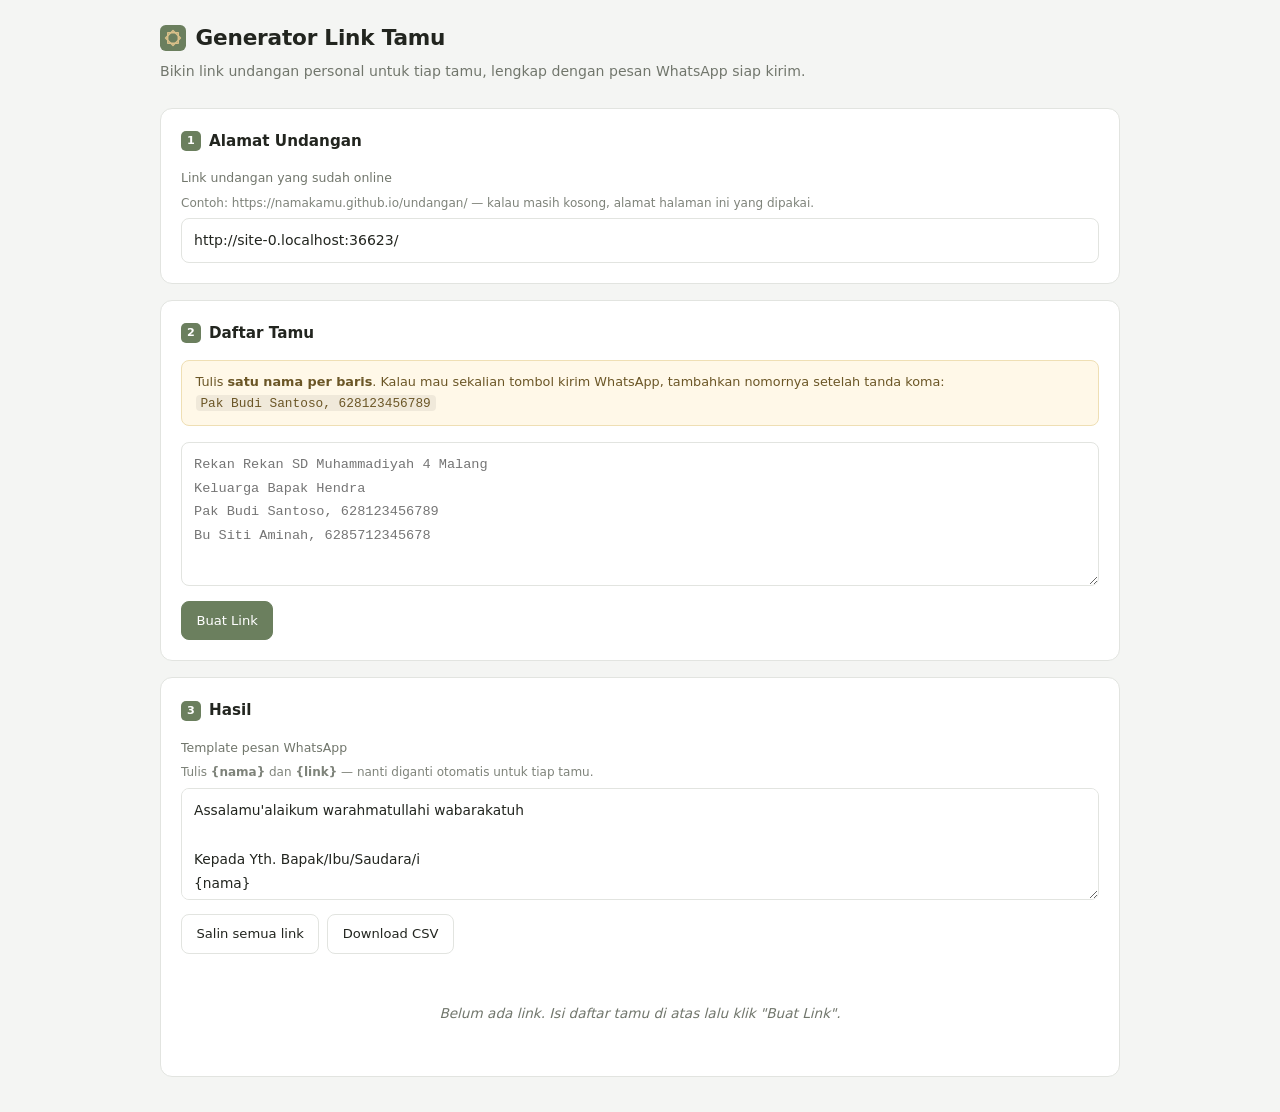
<file: tamu.html>
<!DOCTYPE html>
<html lang="id">
<head>
<meta charset="UTF-8">
<meta name="viewport" content="width=device-width, initial-scale=1">
<title>Generator Link Tamu</title>
<link rel="icon" href="assets/img/favicon.svg" type="image/svg+xml">
<style>
  *,*::before,*::after{box-sizing:border-box}*{margin:0}
  :root{--bg:#F4F5F3;--panel:#fff;--line:#E2E4E0;--text:#22251F;--muted:#71766C;--accent:#6B7F5E;--accent-soft:#EDF1EA}
  body{font:400 14px/1.65 ui-sans-serif,system-ui,-apple-system,"Segoe UI",sans-serif;background:var(--bg);color:var(--text);padding:1.25rem}
  button,input,textarea,select{font:inherit;color:inherit}
  button{cursor:pointer;background:none;border:0}
  .page{max-width:960px;margin:0 auto}

  h1{font-size:1.35rem;font-weight:600;letter-spacing:-.01em;display:flex;align-items:center;gap:.6rem}
  h1 svg{width:26px;height:26px}
  .sub{color:var(--muted);font-size:.88rem;margin:.3rem 0 1.5rem}

  .card{background:var(--panel);border:1px solid var(--line);border-radius:12px;padding:1.25rem;margin-bottom:1rem}
  .card h2{font-size:.95rem;font-weight:600;margin-bottom:.9rem;display:flex;align-items:center;gap:.5rem}
  .card h2 i{width:20px;height:20px;flex:none;display:grid;place-items:center;border-radius:5px;background:var(--accent);color:#fff;font-size:.7rem;font-style:normal;font-weight:600}

  .row{display:grid;gap:.3rem;margin-bottom:.9rem}
  .row:last-child{margin-bottom:0}
  label{font-size:.78rem;font-weight:500;color:var(--muted)}
  .hint{font-size:.75rem;color:var(--muted);opacity:.9}
  input[type=text],textarea{width:100%;padding:.6rem .75rem;background:var(--panel);border:1px solid var(--line);border-radius:8px;font-size:.88rem}
  textarea{resize:vertical;min-height:9rem;font-family:ui-monospace,SFMono-Regular,Menlo,monospace;font-size:.85rem;line-height:1.75}
  :is(input,textarea):focus{outline:none;border-color:var(--accent);box-shadow:0 0 0 3px rgb(107 127 94/.14)}

  .btn{display:inline-flex;align-items:center;gap:.4rem;padding:.5rem .9rem;border-radius:8px;font-size:.82rem;font-weight:500;border:1px solid var(--line);background:var(--panel);transition:background-color .15s,border-color .15s}
  .btn:hover{background:#FAFBF9;border-color:#C9CDC5}
  .btn--primary{background:var(--accent);border-color:var(--accent);color:#fff}
  .btn--primary:hover{background:#5C6E51;border-color:#5C6E51}
  .btn--sm{padding:.32rem .6rem;font-size:.76rem}
  .btn svg{width:15px;height:15px;flex:none}
  .bar{display:flex;flex-wrap:wrap;gap:.5rem;align-items:center}
  .bar .sp{flex:1}
  .count{font-size:.82rem;color:var(--muted)}

  table{width:100%;border-collapse:collapse;font-size:.85rem}
  th{text-align:left;font-weight:500;font-size:.72rem;letter-spacing:.06em;text-transform:uppercase;color:var(--muted);padding:.5rem .6rem;border-bottom:1px solid var(--line)}
  td{padding:.55rem .6rem;border-bottom:1px solid #F0F1EE;vertical-align:middle}
  tr:last-child td{border-bottom:0}
  td.nm{font-weight:500;white-space:nowrap}
  td.lk{width:99%}
  td.lk code{display:block;font-family:ui-monospace,monospace;font-size:.76rem;color:var(--muted);word-break:break-all;line-height:1.5}
  td.ac{white-space:nowrap;text-align:right}
  .wa{background:#E7F4EC;border-color:#BFE0CC;color:#1E7B45}
  .wa:hover{background:#D9EDE1;border-color:#A6D4B8}
  .scroll{overflow-x:auto;margin:0 -.4rem}
  .empty{text-align:center;color:var(--muted);font-size:.85rem;padding:2rem 0;font-style:italic}

  .toast{position:fixed;bottom:1.25rem;left:50%;transform:translate(-50%,150%);background:#22251F;color:#fff;padding:.6rem 1.1rem;border-radius:999px;font-size:.82rem;opacity:0;visibility:hidden;transition:transform .35s cubic-bezier(.22,.68,.32,1),opacity .25s,visibility .25s;z-index:50}
  .toast.on{transform:translate(-50%,0);opacity:1;visibility:visible}
  .note{background:#FFF8E8;border:1px solid #EFDFB4;color:#6B5626;padding:.7rem .85rem;border-radius:8px;font-size:.8rem;line-height:1.6;margin-bottom:1rem}
  .note code{background:rgb(0 0 0/.06);padding:.05rem .3rem;border-radius:4px}
</style>
</head>
<body>
<div class="page">

  <h1>
    <svg viewBox="0 0 64 64" aria-hidden="true">
      <rect width="64" height="64" rx="14" fill="#6B7F5E"/>
      <g fill="none" stroke="#D9C08A" stroke-width="3.5" stroke-linejoin="round">
        <rect x="19" y="19" width="26" height="26"/>
        <rect x="19" y="19" width="26" height="26" transform="rotate(45 32 32)"/>
      </g>
    </svg>
    Generator Link Tamu
  </h1>
  <p class="sub">Bikin link undangan personal untuk tiap tamu, lengkap dengan pesan WhatsApp siap kirim.</p>

  <div class="card">
    <h2><i>1</i> Alamat Undangan</h2>
    <div class="row">
      <label for="base">Link undangan yang sudah online</label>
      <span class="hint">Contoh: https://namakamu.github.io/undangan/ — kalau masih kosong, alamat halaman ini yang dipakai.</span>
      <input type="text" id="base" placeholder="https://namakamu.github.io/undangan/">
    </div>
  </div>

  <div class="card">
    <h2><i>2</i> Daftar Tamu</h2>
    <div class="note">
      Tulis <b>satu nama per baris</b>. Kalau mau sekalian tombol kirim WhatsApp,
      tambahkan nomornya setelah tanda koma:<br>
      <code>Pak Budi Santoso, 628123456789</code>
    </div>
    <div class="row">
      <textarea id="names" spellcheck="false"></textarea>
    </div>
    <div class="bar">
      <button class="btn btn--primary" id="go">Buat Link</button>
      <span class="sp"></span>
      <span class="count" id="count"></span>
    </div>
  </div>

  <div class="card">
    <h2><i>3</i> Hasil</h2>
    <div class="row">
      <label for="tpl">Template pesan WhatsApp</label>
      <span class="hint">Tulis <b>{nama}</b> dan <b>{link}</b> — nanti diganti otomatis untuk tiap tamu.</span>
      <textarea id="tpl" style="min-height:7rem;font-family:inherit;font-size:.86rem"></textarea>
    </div>
    <div class="bar" style="margin-bottom:1rem">
      <button class="btn" id="copy-all">Salin semua link</button>
      <button class="btn" id="csv">Download CSV</button>
    </div>
    <div class="scroll"><div id="out"><p class="empty">Belum ada link. Isi daftar tamu di atas lalu klik "Buat Link".</p></div></div>
  </div>

</div>
<div class="toast" id="toast"></div>

<script src="assets/js/config.js"></script>
<script>
(function () {
  "use strict";
  const $ = (s) => document.querySelector(s);
  const C = window.CONFIG || {};

  const esc = (s) => String(s ?? "").replace(/[&<>"]/g, (c) =>
    ({ "&": "&amp;", "<": "&lt;", ">": "&gt;", '"': "&quot;" }[c]));

  let rows = [];

  /* Isi nilai awal dari config */
  $("#base").value = location.origin + location.pathname.replace(/tamu\.html$/, "");
  $("#tpl").value =
    (C.footer && C.footer.shareTemplate)
      ? String(C.footer.shareTemplate).replace(
          /^(Assalamu'alaikum[^\n]*)/,
          "$1\n\nKepada Yth. Bapak/Ibu/Saudara/i\n{nama}")
      : "Assalamu'alaikum warahmatullahi wabarakatuh\n\n" +
        "Kepada Yth. Bapak/Ibu/Saudara/i\n{nama}\n\n" +
        "Kami mengundang Anda untuk menghadiri acara kami.\n\n" +
        "Berikut link undangannya:\n{link}\n\nJazaakumullahu khairan.";

  $("#names").placeholder =
    "Rekan Rekan SD Muhammadiyah 4 Malang\n" +
    "Keluarga Bapak Hendra\n" +
    "Pak Budi Santoso, 628123456789\n" +
    "Bu Siti Aminah, 6285712345678";

  function toast(msg) {
    const t = $("#toast");
    t.textContent = msg;
    t.classList.add("on");
    clearTimeout(toast._t);
    toast._t = setTimeout(() => t.classList.remove("on"), 2400);
  }

  async function copy(text, label) {
    try { await navigator.clipboard.writeText(text); }
    catch (e) {
      const ta = document.createElement("textarea");
      ta.value = text; ta.style.position = "fixed"; ta.style.opacity = "0";
      document.body.appendChild(ta); ta.select();
      try { document.execCommand("copy"); } catch (e2) {}
      ta.remove();
    }
    toast(label || "Tersalin!");
  }

  function buildLink(base, nama) {
    let b = base.trim() || location.origin + location.pathname.replace(/tamu\.html$/, "");
    if (!/^https?:\/\//i.test(b)) b = "https://" + b;
    // Buang query/hash lama, lalu pasang ?to=
    const u = new URL(b, location.href);
    u.search = "";
    u.hash = "";
    let s = u.toString();
    if (!/\.html?$/i.test(u.pathname) && !s.endsWith("/")) s += "/";
    return s + "?to=" + encodeURIComponent(nama);
  }

  // 0812... dan 812... otomatis diubah jadi 62812... supaya link WhatsApp jalan
  function normalWa(raw) {
    let d = String(raw || "").replace(/\D/g, "");
    if (!d) return "";
    if (d.startsWith("620")) d = "62" + d.slice(3);
    else if (d.startsWith("0")) d = "62" + d.slice(1);
    else if (!d.startsWith("62")) d = "62" + d;
    return d.length >= 10 && d.length <= 15 ? d : "";
  }

  function parseNames(raw) {
    return raw.split("\n")
      .map((l) => l.trim())
      .filter(Boolean)
      .map((line) => {
        const parts = line.split(",");
        return { nama: parts[0].trim(), wa: parts.length > 1 ? normalWa(parts.slice(1).join("")) : "" };
      })
      .filter((r) => r.nama);
  }

  function pesanUntuk(r) {
    return $("#tpl").value.replace(/\{nama\}/g, r.nama).replace(/\{link\}/g, r.link);
  }

  function render() {
    const out = $("#out");
    if (!rows.length) {
      out.innerHTML = '<p class="empty">Belum ada link. Isi daftar tamu di atas lalu klik "Buat Link".</p>';
      $("#count").textContent = "";
      return;
    }

    out.innerHTML = `<table><thead><tr>
        <th>Nama Tamu</th><th>Link Personal</th><th></th>
      </tr></thead><tbody>${rows.map((r, i) => `<tr>
        <td class="nm">${esc(r.nama)}</td>
        <td class="lk"><code>${esc(r.link)}</code></td>
        <td class="ac">
          <button class="btn btn--sm btn--primary" data-a="pesan" data-i="${i}">Salin Pesan</button>
          <button class="btn btn--sm" data-a="link" data-i="${i}">Link</button>
          ${r.wa ? `<button class="btn btn--sm wa" data-a="wa" data-i="${i}">WhatsApp</button>` : ""}
        </td></tr>`).join("")}</tbody></table>`;

    const withWa = rows.filter((r) => r.wa).length;
    $("#count").textContent = `${rows.length} tamu` + (withWa ? ` · ${withWa} punya nomor WA` : "");
  }

  $("#out").addEventListener("click", (e) => {
    const b = e.target.closest("[data-a]");
    if (!b) return;
    const r = rows[Number(b.dataset.i)];
    if (b.dataset.a === "pesan") return copy(pesanUntuk(r), "Pesan untuk " + r.nama + " tersalin");
    if (b.dataset.a === "link") return copy(r.link, "Link " + r.nama + " tersalin");   
    window.open(`https://wa.me/${r.wa}?text=${encodeURIComponent(pesanUntuk(r))}`, "_blank", "noopener");
  });

  $("#go").addEventListener("click", () => {
    const base = $("#base").value;
    const list = parseNames($("#names").value);
    if (!list.length) { toast("Daftar tamu masih kosong."); return; }
    try {
      rows = list.map((r) => ({ ...r, link: buildLink(base, r.nama) }));
    } catch (err) {
      toast("Alamat undangan tidak valid.");
      return;
    }
    render();
    toast(rows.length + " link dibuat.");
  });

  $("#copy-all").addEventListener("click", () => {
    if (!rows.length) { toast("Belum ada link."); return; }
    copy(rows.map((r) => r.nama + "\n" + r.link).join("\n\n"), "Semua link tersalin");
  });

  $("#csv").addEventListener("click", () => {
    if (!rows.length) { toast("Belum ada link."); return; }
    const q = (s) => '"' + String(s).replace(/"/g, '""') + '"';
    const csv = "﻿" + ["Nama,Nomor WA,Link,Pesan"].concat(
      rows.map((r) => [q(r.nama), q(r.wa), q(r.link), q(pesanUntuk(r))].join(","))
    ).join("\n");
    const a = document.createElement("a");
    a.href = URL.createObjectURL(new Blob([csv], { type: "text/csv;charset=utf-8" }));
    a.download = "daftar-tamu.csv";
    a.click();
    setTimeout(() => URL.revokeObjectURL(a.href), 1000);
    toast("daftar-tamu.csv terunduh");
  });

  render();
})();
</script>
</body>
</html>
</file>
<file: assets/css/style.css>
/* ============================================================================
 *  UNDANGAN DIGITAL — STYLESHEET
 *  Kamu TIDAK perlu mengedit file ini. Semua warna & font diatur dari config.js
 * ========================================================================== */

/* ── Reset ────────────────────────────────────────────────────────────── */
*, *::before, *::after { box-sizing: border-box; }
* { margin: 0; }
html { -webkit-text-size-adjust: 100%; scroll-behavior: smooth; }
img, svg { display: block; max-width: 100%; }
button, input, select, textarea { font: inherit; color: inherit; }
button { cursor: pointer; background: none; border: 0; }
ol, ul { list-style: none; padding: 0; }
/* Wajib: tanpa ini, elemen ber-atribut hidden tetap tampil karena tertimpa display dari class */
[hidden] { display: none !important; }

/* ── Palet tema ───────────────────────────────────────────────────────── */
:root {
  --c-primary: #6B7F5E;
  --c-secondary: #B08D57;
  --c-bg: #FBF9F4;
  --c-surface: #FFFFFF;
  --c-text: #3A3A35;
  --c-muted: #7A7A70;

  --f-display: "Cormorant Garamond", Georgia, serif;
  --f-script: "Parisienne", cursive;
  --f-body: "Jost", system-ui, sans-serif;
  --f-arabic: "Amiri", "Traditional Arabic", serif;

  --shell: 480px;
  --pad: clamp(1.25rem, 5vw, 2rem);
  --radius: 14px;
  --line: color-mix(in srgb, var(--c-secondary) 28%, transparent);
  --shadow: 0 1px 2px rgb(0 0 0 / .04), 0 8px 24px -12px rgb(0 0 0 / .12);
  --ease: cubic-bezier(.22, .68, .32, 1);
}

body[data-theme="sage"] {
  --c-primary: #6B7F5E; --c-secondary: #B08D57; --c-bg: #FBF9F4;
  --c-surface: #FFFFFF; --c-text: #3A3A35; --c-muted: #7A7A70;
}
body[data-theme="rose"] {
  --c-primary: #9C6B72; --c-secondary: #C0A06B; --c-bg: #FDF8F6;
  --c-surface: #FFFFFF; --c-text: #43383A; --c-muted: #857478;
}
body[data-theme="navy"] {
  --c-primary: #2E4057; --c-secondary: #BF9F5F; --c-bg: #F7F6F2;
  --c-surface: #FFFFFF; --c-text: #2A2E35; --c-muted: #6E747E;
}
body[data-theme="terracotta"] {
  --c-primary: #A25E43; --c-secondary: #C2A05E; --c-bg: #FCF6F0;
  --c-surface: #FFFFFF; --c-text: #3D3029; --c-muted: #82706A;
}

/* ── Kerangka halaman (kolom tengah ala mobile) ───────────────────────── */
html { background: #1B1E17; }

/* Latar di luar kolom undangan (hanya terlihat di layar lebar).
   Dipasang di body agar ikut berubah mengikuti tema yang dipilih. */
body::before {
  content: "";
  position: fixed;
  inset: 0; left: 50%;
  width: 100vw;
  transform: translateX(-50%);
  z-index: -1;
  background: color-mix(in srgb, var(--c-primary) 45%, #14160F);
  background-image:
    radial-gradient(circle at 22% 18%, color-mix(in srgb, var(--c-secondary) 20%, transparent), transparent 42%),
    radial-gradient(circle at 82% 82%, color-mix(in srgb, var(--c-primary) 45%, transparent), transparent 48%);
}

body {
  max-width: var(--shell);
  margin-inline: auto;
  background: var(--c-bg);
  color: var(--c-text);
  font-family: var(--f-body);
  font-weight: 300;
  font-size: 15px;
  line-height: 1.75;
  overflow-x: hidden;
  box-shadow: 0 0 60px rgb(0 0 0 / .28);
}

body.is-locked { overflow: hidden; height: 100dvh; }

/* ── Utilitas ─────────────────────────────────────────────────────────── */
.wrap { padding-inline: var(--pad); }
.wrap--narrow { max-width: 30rem; margin-inline: auto; }
.center { text-align: center; }
.ico { width: 1.1em; height: 1.1em; flex: none; }

/* ══════════════════════════════════════════════════════════════════════
   COVER
   ══════════════════════════════════════════════════════════════════════ */
.cover {
  position: fixed; inset: 0;
  max-width: var(--shell); margin-inline: auto;
  z-index: 100;
  display: grid; place-items: center;
  padding: 2.5rem var(--pad);
  overflow: hidden;
  background: var(--c-primary);
  transition: opacity .8s var(--ease), visibility .8s;
}
.cover.is-open { opacity: 0; visibility: hidden; pointer-events: none; }

.cover__bg {
  position: absolute; inset: -10%;
  background-image: var(--pattern);
  background-size: 92px 92px;
  opacity: .16;
  animation: drift 60s linear infinite;
}
@keyframes drift { to { transform: translate3d(-92px, -92px, 0); } }

.cover__veil {
  position: absolute; inset: 0;
  background:
    radial-gradient(ellipse at 50% 42%, transparent 8%, color-mix(in srgb, var(--c-primary) 78%, #000) 100%);
}

.cover__inner {
  position: relative;
  display: grid; justify-items: center; gap: .35rem;
  color: #fff;
  animation: rise .9s var(--ease) both;
}
@keyframes rise { from { opacity: 0; transform: translateY(18px); } }

.cover__eyebrow {
  font-size: .7rem; letter-spacing: .38em; text-transform: uppercase;
  color: color-mix(in srgb, #fff 72%, transparent);
}
.cover__type {
  font-family: var(--f-display);
  font-size: 1rem; font-style: italic; letter-spacing: .08em;
  color: color-mix(in srgb, var(--c-secondary) 85%, #fff);
  margin-bottom: .5rem;
}
.cover__names {
  font-family: var(--f-script);
  font-size: clamp(3.1rem, 17vw, 4.6rem);
  font-weight: 400; line-height: 1.02;
  display: grid; justify-items: center;
  text-shadow: 0 2px 24px rgb(0 0 0 / .3);
}
.cover__amp {
  font-family: var(--f-display);
  font-size: .42em; font-style: italic;
  color: color-mix(in srgb, var(--c-secondary) 88%, #fff);
  margin-block: -.12em;
}
.cover__date {
  margin-top: 1rem;
  font-size: .78rem; letter-spacing: .26em; text-transform: uppercase;
  padding: .5rem 1.1rem;
  border-block: 1px solid color-mix(in srgb, #fff 30%, transparent);
}
.cover__guest { margin-top: 2rem; display: grid; gap: .2rem; }
.cover__guest-label { font-size: .72rem; letter-spacing: .2em; text-transform: uppercase; color: color-mix(in srgb, #fff 65%, transparent); }
.cover__guest-name {
  font-family: var(--f-display);
  font-size: 1.35rem; font-weight: 500; line-height: 1.3;
  color: #fff;
}
.cover__btn { margin-top: 1.75rem; }

/* ── Ornamen ──────────────────────────────────────────────────────────── */
.orn { width: 130px; color: var(--c-secondary); opacity: .9; }
.orn--top { margin-bottom: 1.25rem; }
.orn--bottom { margin-top: 2rem; transform: rotate(180deg); }
.orn--head { width: 96px; margin-inline: auto; margin-bottom: .85rem; }
.orn svg { width: 100%; height: auto; }

.divider { display: flex; align-items: center; gap: .75rem; margin: 1.75rem auto; max-width: 15rem; }
.divider span { flex: 1; height: 1px; background: linear-gradient(90deg, transparent, var(--line), transparent); }
.divider i { color: var(--c-secondary); display: block; width: 14px; }

/* ══════════════════════════════════════════════════════════════════════
   TOMBOL
   ══════════════════════════════════════════════════════════════════════ */
.btn {
  display: inline-flex; align-items: center; justify-content: center; gap: .5rem;
  padding: .8rem 1.6rem;
  font-size: .78rem; font-weight: 400; letter-spacing: .18em; text-transform: uppercase;
  border-radius: 999px;
  transition: transform .25s var(--ease), background-color .25s, color .25s, box-shadow .25s;
  text-decoration: none;
}
.btn:active { transform: scale(.97); }
.btn--solid {
  background: var(--c-secondary); color: #fff;
  box-shadow: 0 6px 20px -8px color-mix(in srgb, var(--c-secondary) 80%, transparent);
}
.btn--solid:hover { background: color-mix(in srgb, var(--c-secondary) 86%, #000); }
.btn--outline {
  border: 1px solid var(--line); color: var(--c-primary); background: var(--c-surface);
}
.btn--outline:hover { border-color: var(--c-secondary); background: color-mix(in srgb, var(--c-secondary) 8%, var(--c-surface)); }
.btn--ghost { color: var(--c-muted); border: 1px dashed var(--line); }
.btn--block { width: 100%; }
.btn--sm { padding: .6rem 1.1rem; font-size: .68rem; }
.btn[disabled] { opacity: .55; pointer-events: none; }

/* ══════════════════════════════════════════════════════════════════════
   KONTEN
   ══════════════════════════════════════════════════════════════════════ */
.content { opacity: 0; transition: opacity .7s var(--ease) .25s; }
.content.is-visible { opacity: 1; }

.sect { padding-block: clamp(3rem, 11vw, 4.5rem); position: relative; }
.sect[hidden] { display: none; }

.sect--opening {
  background: var(--c-primary);
  color: #fff;
  padding-block: clamp(3.5rem, 13vw, 5.5rem);
}
.sect--opening .quote, .sect--opening .quote__src { color: color-mix(in srgb, #fff 82%, transparent); }
.sect--opening .divider i { color: var(--c-secondary); }

.sect--countdown {
  background: color-mix(in srgb, var(--c-primary) 6%, var(--c-bg));
  border-block: 1px solid var(--line);
}
.sect--closing {
  background: var(--c-primary); color: #fff;
}
.sect--closing .quote { color: color-mix(in srgb, #fff 80%, transparent); }

.sect__head { margin-bottom: 2rem; text-align: center; }
.sect__title {
  font-family: var(--f-display);
  font-size: clamp(1.7rem, 7vw, 2.2rem);
  font-weight: 500; line-height: 1.15;
  color: var(--c-primary);
}
.sect--closing .sect__title, .sect--opening .sect__title { color: #fff; }
.sect__title--sm { font-size: clamp(1.35rem, 5.5vw, 1.7rem); }
.sect__sub {
  margin-top: .65rem; font-size: .88rem; color: var(--c-muted);
  max-width: 26rem; margin-inline: auto;
}
.sect__sub:empty { display: none; }

.arabic {
  font-family: var(--f-arabic);
  font-size: 1.3rem; line-height: 2.2; direction: rtl;
  color: color-mix(in srgb, var(--c-secondary) 92%, #fff);
}
.sect:not(.sect--opening):not(.sect--closing) .arabic { color: var(--c-primary); }
.arabic--lg { font-size: 1.6rem; }
.arabic + .quote { margin-top: 1rem; }

.quote { font-size: .9rem; font-style: italic; color: var(--c-muted); line-height: 1.85; }
.quote__src { margin-top: .5rem; font-size: .75rem; letter-spacing: .2em; text-transform: uppercase; color: var(--c-secondary); }

.lead { font-size: .95rem; color: var(--c-muted); margin-top: 1.25rem; }
.sect--closing .lead { color: color-mix(in srgb, #fff 85%, transparent); }

/* ── Mempelai ─────────────────────────────────────────────────────────── */
.couple { display: grid; gap: 1.5rem; margin-top: 2.5rem; }
.couple__amp {
  font-family: var(--f-display); font-style: italic;
  font-size: 2rem; color: var(--c-secondary); line-height: 1;
}
.person__photo {
  width: 130px; height: 130px; border-radius: 50%; object-fit: cover;
  margin: 0 auto 1rem; border: 3px solid var(--c-surface);
  box-shadow: 0 0 0 1px var(--line), var(--shadow);
}
.person__label { font-size: .68rem; letter-spacing: .24em; text-transform: uppercase; color: var(--c-secondary); }
.person__name {
  font-family: var(--f-script);
  font-size: clamp(2rem, 9vw, 2.6rem); font-weight: 400; line-height: 1.2;
  color: var(--c-primary); margin-block: .35rem .6rem;
}
.person__parents { font-size: .88rem; color: var(--c-muted); line-height: 1.7; }
.person__parents strong { font-weight: 500; color: var(--c-text); }
.person__ig {
  display: inline-flex; align-items: center; gap: .35rem; margin-top: .7rem;
  font-size: .78rem; color: var(--c-secondary); text-decoration: none;
}
.person__ig:hover { text-decoration: underline; }

/* ── Acara ────────────────────────────────────────────────────────────── */
.events { display: grid; gap: 1.25rem; }
.card {
  background: var(--c-surface);
  border: 1px solid var(--line);
  border-radius: var(--radius);
  box-shadow: var(--shadow);
  padding: 1.75rem 1.35rem;
  text-align: center;
}
.event__name {
  font-family: var(--f-display); font-size: 1.5rem; font-weight: 500;
  color: var(--c-primary);
}
.event__rule { width: 40px; height: 1px; background: var(--c-secondary); margin: .85rem auto; opacity: .6; }
.event__date { font-size: 1rem; font-weight: 400; letter-spacing: .04em; }
.event__time { font-size: .88rem; color: var(--c-muted); margin-top: .2rem; }
.event__venue { margin-top: 1rem; font-size: .95rem; font-weight: 500; }
.event__addr { font-size: .82rem; color: var(--c-muted); margin-top: .25rem; line-height: 1.6; }
.event__note {
  margin-top: 1rem; padding: .7rem .9rem;
  font-size: .78rem; line-height: 1.6; color: var(--c-muted);
  background: color-mix(in srgb, var(--c-secondary) 8%, transparent);
  border-radius: 10px;
}
.event__actions { display: flex; flex-wrap: wrap; gap: .6rem; justify-content: center; margin-top: 1.35rem; }

/* ── Countdown ────────────────────────────────────────────────────────── */
.countdown { display: grid; grid-template-columns: repeat(4, 1fr); gap: .6rem; margin-top: 1.75rem; }
.cd {
  background: var(--c-surface); border: 1px solid var(--line); border-radius: 12px;
  padding: .9rem .3rem; box-shadow: var(--shadow);
}
.cd__num {
  font-family: var(--f-display); font-size: 1.75rem; font-weight: 500; line-height: 1;
  color: var(--c-primary); font-variant-numeric: tabular-nums;
}
.cd__label { font-size: .62rem; letter-spacing: .16em; text-transform: uppercase; color: var(--c-muted); margin-top: .35rem; }
.countdown--done { font-family: var(--f-display); font-size: 1.15rem; font-style: italic; color: var(--c-primary); display: block; }

/* ── Adab ─────────────────────────────────────────────────────────────── */
.adab { display: grid; gap: .8rem; counter-reset: adab; }
.adab li {
  counter-increment: adab;
  display: grid; grid-template-columns: auto 1fr; gap: .9rem; align-items: start;
  background: var(--c-surface); border: 1px solid var(--line); border-radius: 12px;
  padding: 1rem 1.1rem; font-size: .88rem; line-height: 1.7;
}
.adab li::before {
  content: counter(adab, decimal-leading-zero);
  font-family: var(--f-display); font-size: .95rem; font-weight: 600;
  color: var(--c-secondary); line-height: 1.7;
}

/* ── Kisah ────────────────────────────────────────────────────────────── */
.story { display: grid; gap: 0; position: relative; padding-left: 1.6rem; }
.story::before {
  content: ""; position: absolute; left: 5px; top: .5rem; bottom: .5rem;
  width: 1px; background: linear-gradient(180deg, transparent, var(--line) 12%, var(--line) 88%, transparent);
}
.story__item { position: relative; padding-bottom: 1.9rem; }
.story__item:last-child { padding-bottom: 0; }
.story__item::before {
  content: ""; position: absolute; left: -1.6rem; top: .5rem;
  width: 11px; height: 11px; border-radius: 50%;
  background: var(--c-bg); border: 2px solid var(--c-secondary);
}
.story__date { font-size: .68rem; letter-spacing: .2em; text-transform: uppercase; color: var(--c-secondary); }
.story__title { font-family: var(--f-display); font-size: 1.25rem; font-weight: 500; color: var(--c-primary); margin-block: .15rem .4rem; }
.story__text { font-size: .88rem; color: var(--c-muted); line-height: 1.8; }

/* ── Galeri ───────────────────────────────────────────────────────────── */
.gallery { display: grid; grid-template-columns: repeat(2, 1fr); gap: .6rem; }
.gallery img {
  width: 100%; aspect-ratio: 3/4; object-fit: cover;
  border-radius: 10px; cursor: zoom-in;
  transition: transform .4s var(--ease);
}
.gallery img:hover { transform: scale(1.02); }
.gallery__item:first-child { grid-column: span 2; }
.gallery__item:first-child img { aspect-ratio: 4/3; }

.lightbox {
  position: fixed; inset: 0; z-index: 300;
  display: grid; place-items: center; padding: 1.5rem;
  background: rgb(0 0 0 / .9);
  animation: fade .3s var(--ease);
}
.lightbox img { max-height: 88dvh; width: auto; border-radius: 8px; }
@keyframes fade { from { opacity: 0; } }

/* ── Amplop digital ───────────────────────────────────────────────────── */
.gift { display: grid; gap: 1rem; margin-top: 1.5rem; }
.gift[hidden] { display: none; }
.bank { padding: 1.4rem 1.2rem; }
.bank__name { font-size: .72rem; letter-spacing: .2em; text-transform: uppercase; color: var(--c-secondary); }
.bank__num {
  font-family: var(--f-display); font-size: 1.6rem; font-weight: 500;
  letter-spacing: .06em; color: var(--c-primary); margin-block: .4rem .3rem;
  font-variant-numeric: tabular-nums;
}
.bank__holder { font-size: .8rem; color: var(--c-muted); }
.bank .btn { margin-top: 1rem; }

/* ── Form ─────────────────────────────────────────────────────────────── */
.form { display: grid; gap: 1.1rem; }
.field { display: grid; gap: .4rem; }
.field[hidden] { display: none; }
.field label, .field__label {
  font-size: .7rem; letter-spacing: .18em; text-transform: uppercase; color: var(--c-muted);
}
.field input, .field select, .field textarea {
  width: 100%; padding: .8rem .95rem;
  background: var(--c-surface);
  border: 1px solid var(--line); border-radius: 10px;
  font-size: .92rem; font-weight: 300;
  transition: border-color .2s, box-shadow .2s;
}
.field textarea { resize: vertical; min-height: 5.5rem; }
.field :is(input, select, textarea):focus {
  outline: none; border-color: var(--c-secondary);
  box-shadow: 0 0 0 3px color-mix(in srgb, var(--c-secondary) 15%, transparent);
}
.field :is(input, textarea)::placeholder { color: color-mix(in srgb, var(--c-muted) 60%, transparent); }
.field :is(input, select, textarea).is-invalid { border-color: #C0564B; }

.choices { display: grid; gap: .5rem; }
.choice {
  display: flex; align-items: center; gap: .65rem;
  padding: .75rem .95rem; cursor: pointer;
  background: var(--c-surface); border: 1px solid var(--line); border-radius: 10px;
  font-size: .88rem; transition: border-color .2s, background-color .2s;
}
.choice input {
  appearance: none; -webkit-appearance: none;
  width: 17px; height: 17px; flex: none;
  padding: 0; margin: 0;
  border: 1.5px solid var(--line); border-radius: 50%;
  transition: border-width .2s, border-color .2s;
}
.choice input:checked { border: 5px solid var(--c-secondary); }
.choice:has(input:checked) { border-color: var(--c-secondary); background: color-mix(in srgb, var(--c-secondary) 7%, var(--c-surface)); }

.form__note { font-size: .82rem; text-align: center; min-height: 1.2em; }
.form__note.is-ok { color: var(--c-primary); }
.form__note.is-err { color: #C0564B; }

/* ── Ucapan ───────────────────────────────────────────────────────────── */
.wishes { display: grid; gap: .75rem; margin-bottom: 1rem; }
.wish {
  background: var(--c-surface); border: 1px solid var(--line); border-radius: 12px;
  padding: 1rem 1.15rem;
}
.wish__head { display: flex; align-items: baseline; justify-content: space-between; gap: .75rem; }
.wish__name { font-size: .92rem; font-weight: 500; }
.wish__time { font-size: .68rem; color: color-mix(in srgb, var(--c-muted) 75%, transparent); white-space: nowrap; }
.wish__badge {
  display: inline-block; margin-top: .3rem; padding: .1rem .55rem;
  font-size: .62rem; letter-spacing: .1em; text-transform: uppercase; border-radius: 999px;
  background: color-mix(in srgb, var(--c-primary) 12%, transparent); color: var(--c-primary);
}
.wish__badge--no { background: color-mix(in srgb, var(--c-muted) 15%, transparent); color: var(--c-muted); }
.wish__text { font-size: .88rem; color: var(--c-muted); line-height: 1.75; margin-top: .5rem; }
.wishes__empty { text-align: center; font-size: .85rem; color: var(--c-muted); font-style: italic; padding: 1.5rem 0; }

/* ── Penutup & footer ─────────────────────────────────────────────────── */
.closing__thanks { margin-top: 2rem; font-size: .82rem; color: color-mix(in srgb, #fff 70%, transparent); }
.closing__names {
  font-family: var(--f-script); font-size: clamp(2.2rem, 10vw, 3rem);
  line-height: 1.25; margin-block: .4rem;
}
.closing__family { font-size: .8rem; letter-spacing: .12em; color: color-mix(in srgb, #fff 68%, transparent); }

.foot {
  background: color-mix(in srgb, var(--c-primary) 88%, #000);
  color: color-mix(in srgb, #fff 62%, transparent);
  padding: 2rem var(--pad) calc(2rem + env(safe-area-inset-bottom));
  text-align: center;
  display: grid; gap: 1.1rem; justify-items: center;
}
.foot .btn--outline { background: transparent; color: color-mix(in srgb, #fff 85%, transparent); border-color: color-mix(in srgb, #fff 25%, transparent); }
.foot .btn--outline:hover { background: color-mix(in srgb, #fff 10%, transparent); border-color: color-mix(in srgb, #fff 45%, transparent); }
.foot__credit { font-size: .72rem; letter-spacing: .1em; }
.foot__credit a { color: color-mix(in srgb, var(--c-secondary) 80%, #fff); text-decoration: none; }

/* ── Tombol musik ─────────────────────────────────────────────────────── */
.music-btn {
  position: fixed; z-index: 200;
  bottom: calc(1.1rem + env(safe-area-inset-bottom)); right: 1.1rem;
  width: 46px; height: 46px; border-radius: 50%;
  display: grid; place-items: center;
  background: var(--c-primary); color: #fff;
  box-shadow: 0 6px 20px -6px rgb(0 0 0 / .45);
  transition: transform .25s var(--ease), opacity .3s;
}
.music-btn:active { transform: scale(.92); }
.music-btn__ico { width: 20px; height: 20px; }
.music-btn.is-playing .music-btn__ico { animation: spin 4s linear infinite; }
.music-btn:not(.is-playing) { opacity: .65; }
@keyframes spin { to { transform: rotate(360deg); } }

@media (min-width: 481px) {
  .music-btn { right: calc(50vw - var(--shell) / 2 + 1.1rem); }
}

/* ── Toast ────────────────────────────────────────────────────────────── */
.toast {
  position: fixed; z-index: 400;
  bottom: calc(1.5rem + env(safe-area-inset-bottom)); left: 50%;
  transform: translate(-50%, 150%);
  padding: .7rem 1.2rem; border-radius: 999px;
  background: color-mix(in srgb, var(--c-text) 92%, #000); color: #fff;
  font-size: .8rem; white-space: nowrap;
  opacity: 0; visibility: hidden; pointer-events: none;
  transition: transform .4s var(--ease), opacity .3s, visibility .3s;
}
.toast.is-shown { transform: translate(-50%, 0); opacity: 1; visibility: visible; }

/* ── Animasi muncul saat di-scroll ────────────────────────────────────── */
.reveal { opacity: 0; transform: translateY(22px); transition: opacity .8s var(--ease), transform .8s var(--ease); }
.reveal.is-in { opacity: 1; transform: none; }

@media (prefers-reduced-motion: reduce) {
  *, *::before, *::after { animation-duration: .01ms !important; transition-duration: .01ms !important; }
  .reveal { opacity: 1; transform: none; }
}
</file>
